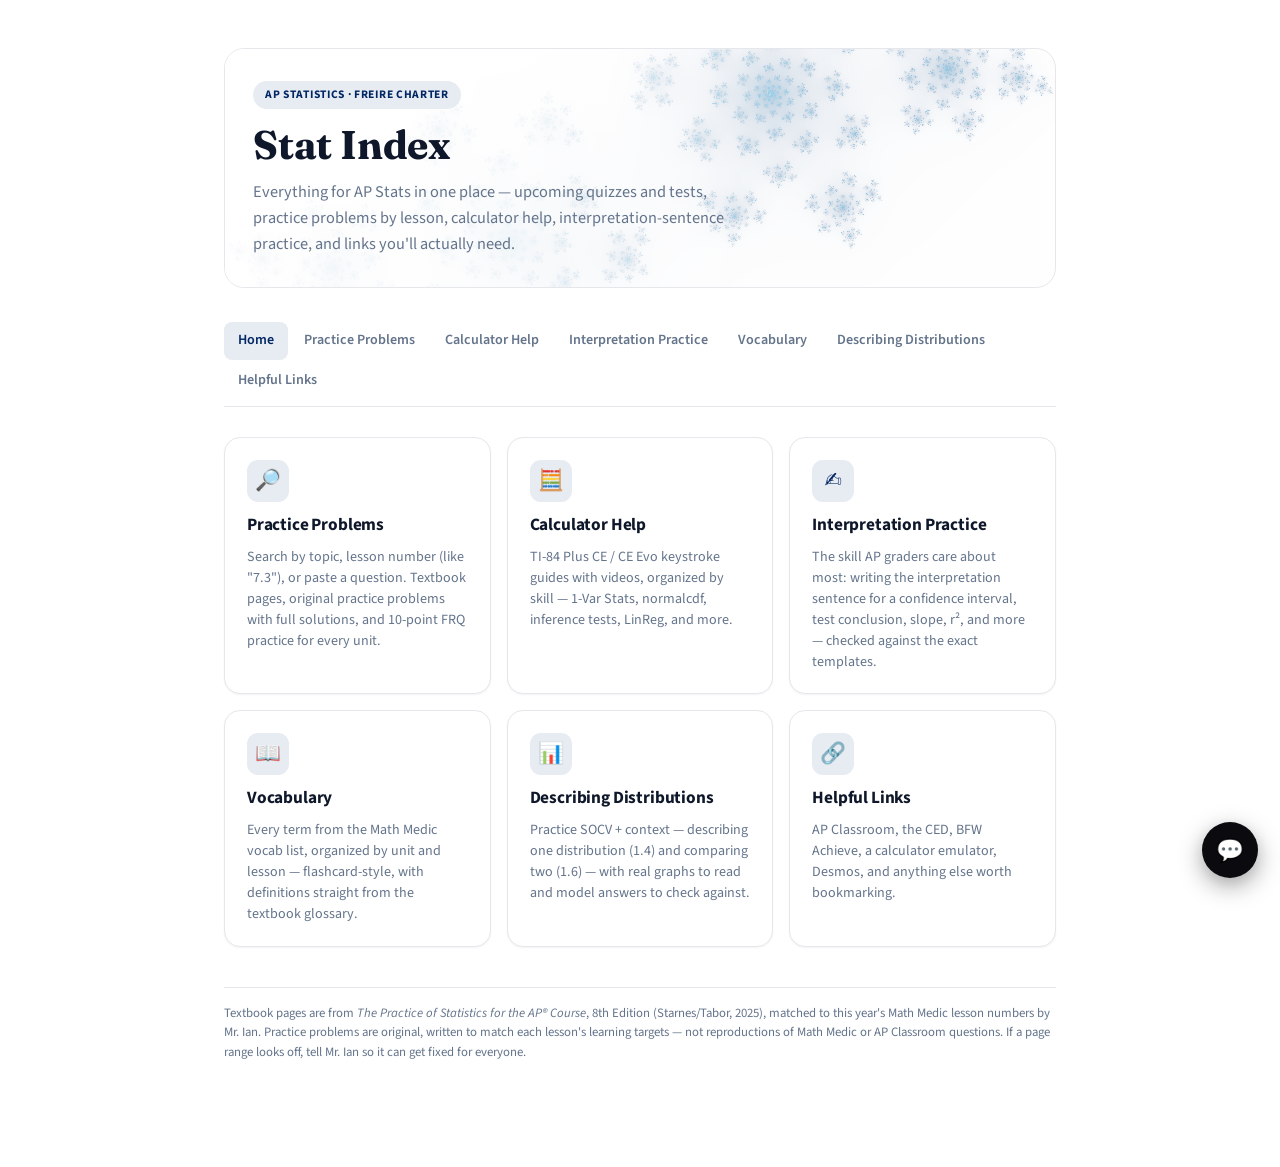
<file: index.html>
<!doctype html>
<html>
<head>
<meta charset="utf-8">
<meta name="viewport" content="width=device-width,initial-scale=1">
<title>Stat Index</title>
<link rel="preconnect" href="https://fonts.googleapis.com">
<link rel="preconnect" href="https://fonts.gstatic.com" crossorigin>
<link rel="stylesheet" href="https://fonts.googleapis.com/css2?family=Fraunces:wght@500;600;700&family=Source+Sans+3:wght@400;500;600;700&family=IBM+Plex+Mono:wght@500;600&display=swap">
<link rel="stylesheet" href="styles.css">
</head>
<body>
<div class="wrap">
  <header class="top" data-anim="julia">
    <canvas class="bg-anim" aria-hidden="true"></canvas>
    <div class="scrim" aria-hidden="true"></div>
    <span class="eyebrow">AP Statistics · Freire Charter</span>
    <h1>Stat Index</h1>
    <p>Everything for AP Stats in one place — upcoming quizzes and tests, practice problems by lesson, calculator help, interpretation-sentence practice, and links you'll actually need.</p>
  </header>

  <nav class="sitenav">
    <a href="index.html" data-nav>Home</a>
    <a href="practice.html" data-nav>Practice Problems</a>
    <a href="calculator.html" data-nav>Calculator Help</a>
    <a href="interpretation.html" data-nav>Interpretation Practice</a>
    <a href="vocab.html" data-nav>Vocabulary</a>
    <a href="distributions.html" data-nav>Describing Distributions</a>
    <a href="links.html" data-nav>Helpful Links</a>
  </nav>

  <div id="comingUp" class="coming-up" hidden>
    <h2 class="cu-title">📅 Coming up</h2>
    <p class="cu-stale" id="cuStale"></p>
    <div id="cuList"></div>
  </div>

  <div class="nav-cards">
    <a class="nav-card" href="practice.html">
      <span class="nc-icon">🔎</span>
      <span class="nc-title">Practice Problems</span>
      <span class="nc-desc">Search by topic, lesson number (like "7.3"), or paste a question. Textbook pages, original practice problems with full solutions, and 10-point FRQ practice for every unit.</span>
    </a>
    <a class="nav-card" href="calculator.html">
      <span class="nc-icon">🧮</span>
      <span class="nc-title">Calculator Help</span>
      <span class="nc-desc">TI-84 Plus CE / CE Evo keystroke guides with videos, organized by skill — 1-Var Stats, normalcdf, inference tests, LinReg, and more.</span>
    </a>
    <a class="nav-card" href="interpretation.html">
      <span class="nc-icon">✍️</span>
      <span class="nc-title">Interpretation Practice</span>
      <span class="nc-desc">The skill AP graders care about most: writing the interpretation sentence for a confidence interval, test conclusion, slope, r², and more — checked against the exact templates.</span>
    </a>
    <a class="nav-card" href="vocab.html">
      <span class="nc-icon">📖</span>
      <span class="nc-title">Vocabulary</span>
      <span class="nc-desc">Every term from the Math Medic vocab list, organized by unit and lesson — flashcard-style, with definitions straight from the textbook glossary.</span>
    </a>
    <a class="nav-card" href="distributions.html">
      <span class="nc-icon">📊</span>
      <span class="nc-title">Describing Distributions</span>
      <span class="nc-desc">Practice SOCV + context — describing one distribution (1.4) and comparing two (1.6) — with real graphs to read and model answers to check against.</span>
    </a>
    <a class="nav-card" href="links.html">
      <span class="nc-icon">🔗</span>
      <span class="nc-title">Helpful Links</span>
      <span class="nc-desc">AP Classroom, the CED, BFW Achieve, a calculator emulator, Desmos, and anything else worth bookmarking.</span>
    </a>
  </div>

  <footer class="note">
    Textbook pages are from <em>The Practice of Statistics for the AP® Course</em>, 8th Edition (Starnes/Tabor, 2025), matched to this year's Math Medic lesson numbers by Mr. Ian. Practice problems are original, written to match each lesson's learning targets — not reproductions of Math Medic or AP Classroom questions. If a page range looks off, tell Mr. Ian so it can get fixed for everyone.
  </footer>
</div>

<script src="data.js"></script>
<script src="app.js"></script>
</body>
</html>
</file>
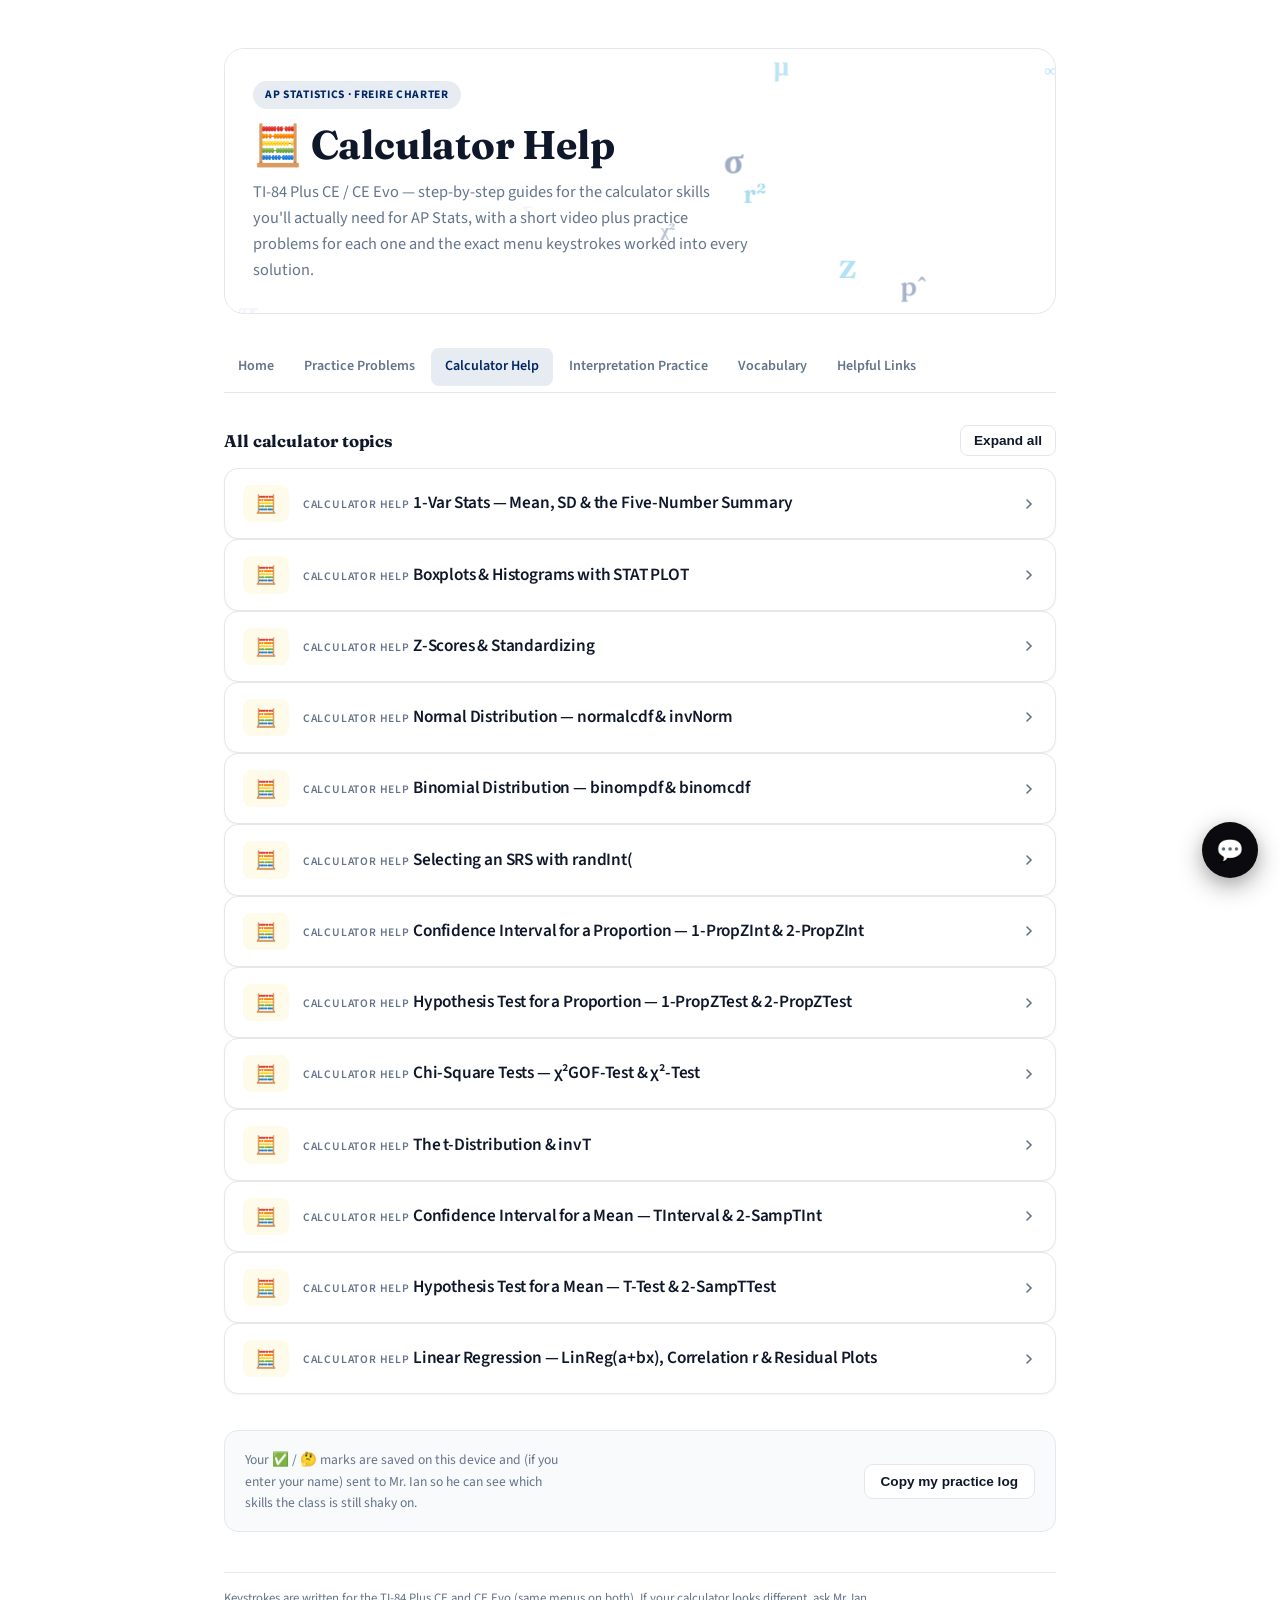
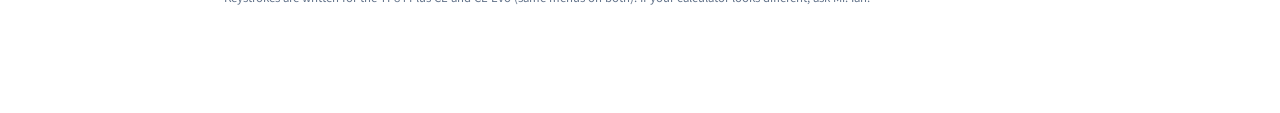
<file: calculator.html>
<!doctype html>
<html>
<head>
<meta charset="utf-8">
<meta name="viewport" content="width=device-width,initial-scale=1">
<title>Calculator Help — Stat Index</title>
<link rel="preconnect" href="https://fonts.googleapis.com">
<link rel="preconnect" href="https://fonts.gstatic.com" crossorigin>
<link rel="stylesheet" href="https://fonts.googleapis.com/css2?family=Fraunces:wght@500;600;700&family=Source+Sans+3:wght@400;500;600;700&family=IBM+Plex+Mono:wght@500;600&display=swap">
<link rel="stylesheet" href="styles.css">
</head>
<body>
<div class="wrap">
  <header class="top" data-anim="symbols">
    <div class="symbol-layer" aria-hidden="true"></div>
    <div class="scrim" aria-hidden="true"></div>
    <span class="eyebrow">AP Statistics · Freire Charter</span>
    <h1>🧮 Calculator Help</h1>
    <p>TI-84 Plus CE / CE Evo — step-by-step guides for the calculator skills you'll actually need for AP Stats, with a short video plus practice problems for each one and the exact menu keystrokes worked into every solution.</p>
  </header>

  <nav class="sitenav">
    <a href="index.html" data-nav>Home</a>
    <a href="practice.html" data-nav>Practice Problems</a>
    <a href="calculator.html" data-nav>Calculator Help</a>
    <a href="interpretation.html" data-nav>Interpretation Practice</a>
    <a href="vocab.html" data-nav>Vocabulary</a>
    <a href="links.html" data-nav>Helpful Links</a>
  </nav>

  <div class="browse-toggle" id="calcSection">
    <h2 style="font-size:1.05rem;margin:0;">All calculator topics</h2>
    <button id="calcExpandAll">Expand all</button>
  </div>
  <div id="calcBrowse"></div>

  <div class="log-bar">
    <p>Your ✅ / 🤔 marks are saved on this device and (if you enter your name) sent to Mr. Ian so he can see which skills the class is still shaky on.</p>
    <button id="copyLog">Copy my practice log</button>
  </div>

  <footer class="note">
    Keystrokes are written for the TI-84 Plus CE and CE Evo (same menus on both). If your calculator looks different, ask Mr. Ian.
  </footer>
</div>

<div class="toast" id="toast"></div>

<div class="name-modal" id="nameModal" hidden>
  <div class="name-modal-box">
    <div class="nm-title">Quick — before that's logged</div>
    <div class="nm-body">What's your name? This lets Mr. Ian see which skills the class is still shaky on. It's saved on this device, so you'll only enter it once.</div>
    <input id="nameInput" type="text" placeholder="First and last name" maxlength="60" autocomplete="off">
    <div class="nm-actions">
      <button id="nameSkip" type="button" class="nm-skip">Skip — just log on my device</button>
      <button id="nameSave" type="button" class="nm-save">Save</button>
    </div>
  </div>
</div>

<script src="data.js"></script>
<script src="app.js"></script>
</body>
</html>
</file>
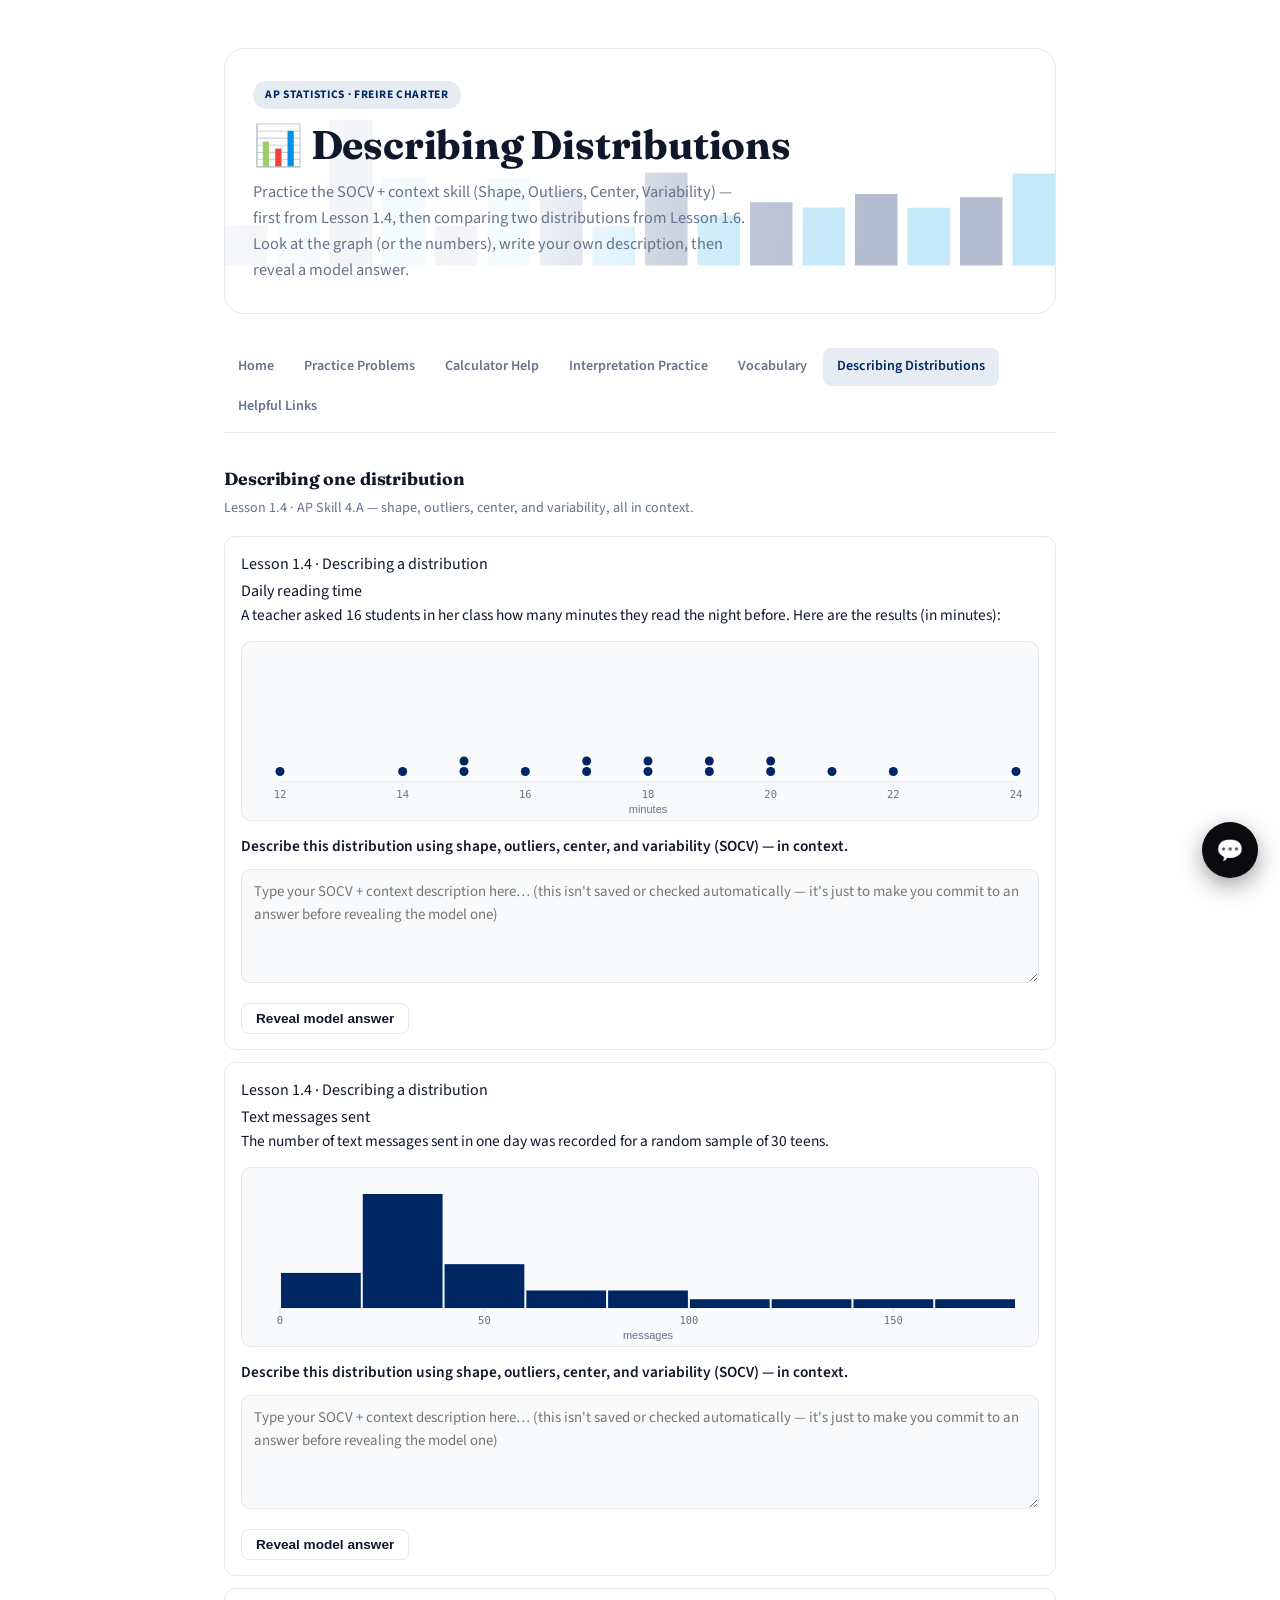
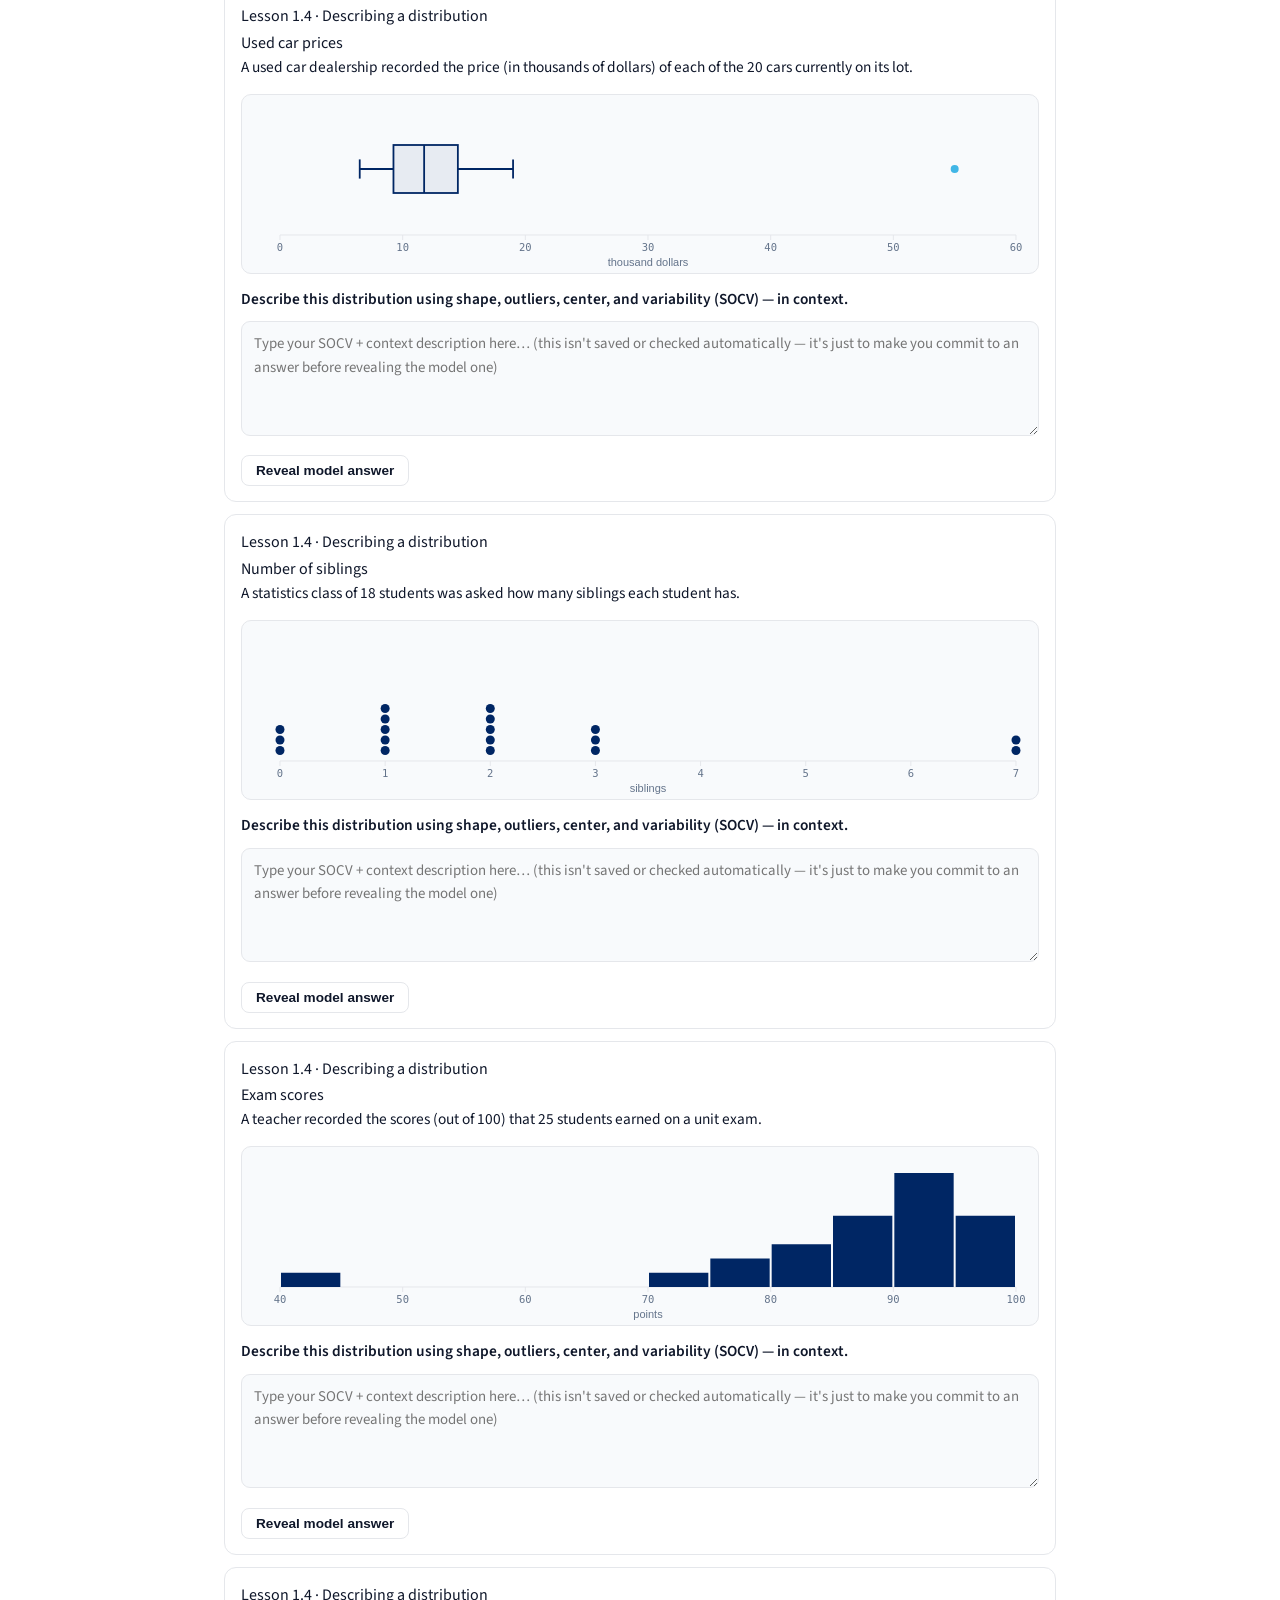
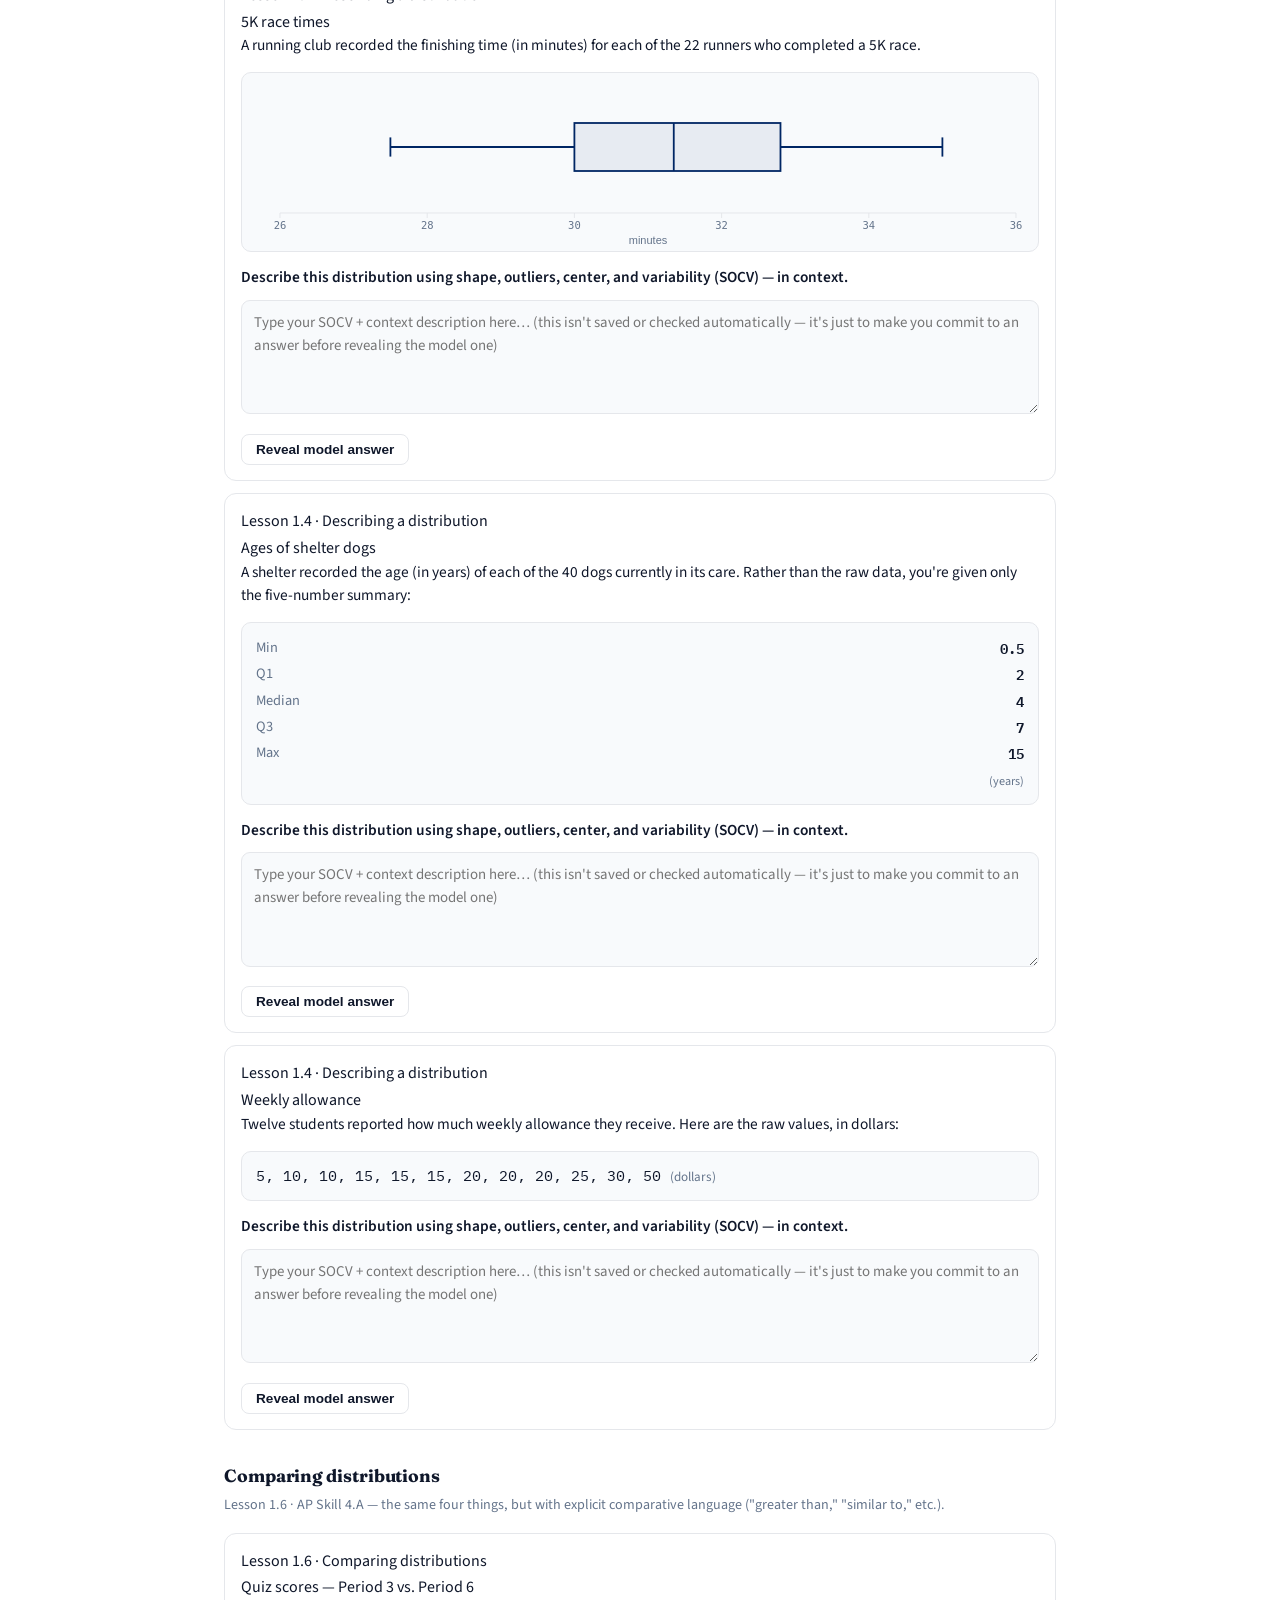
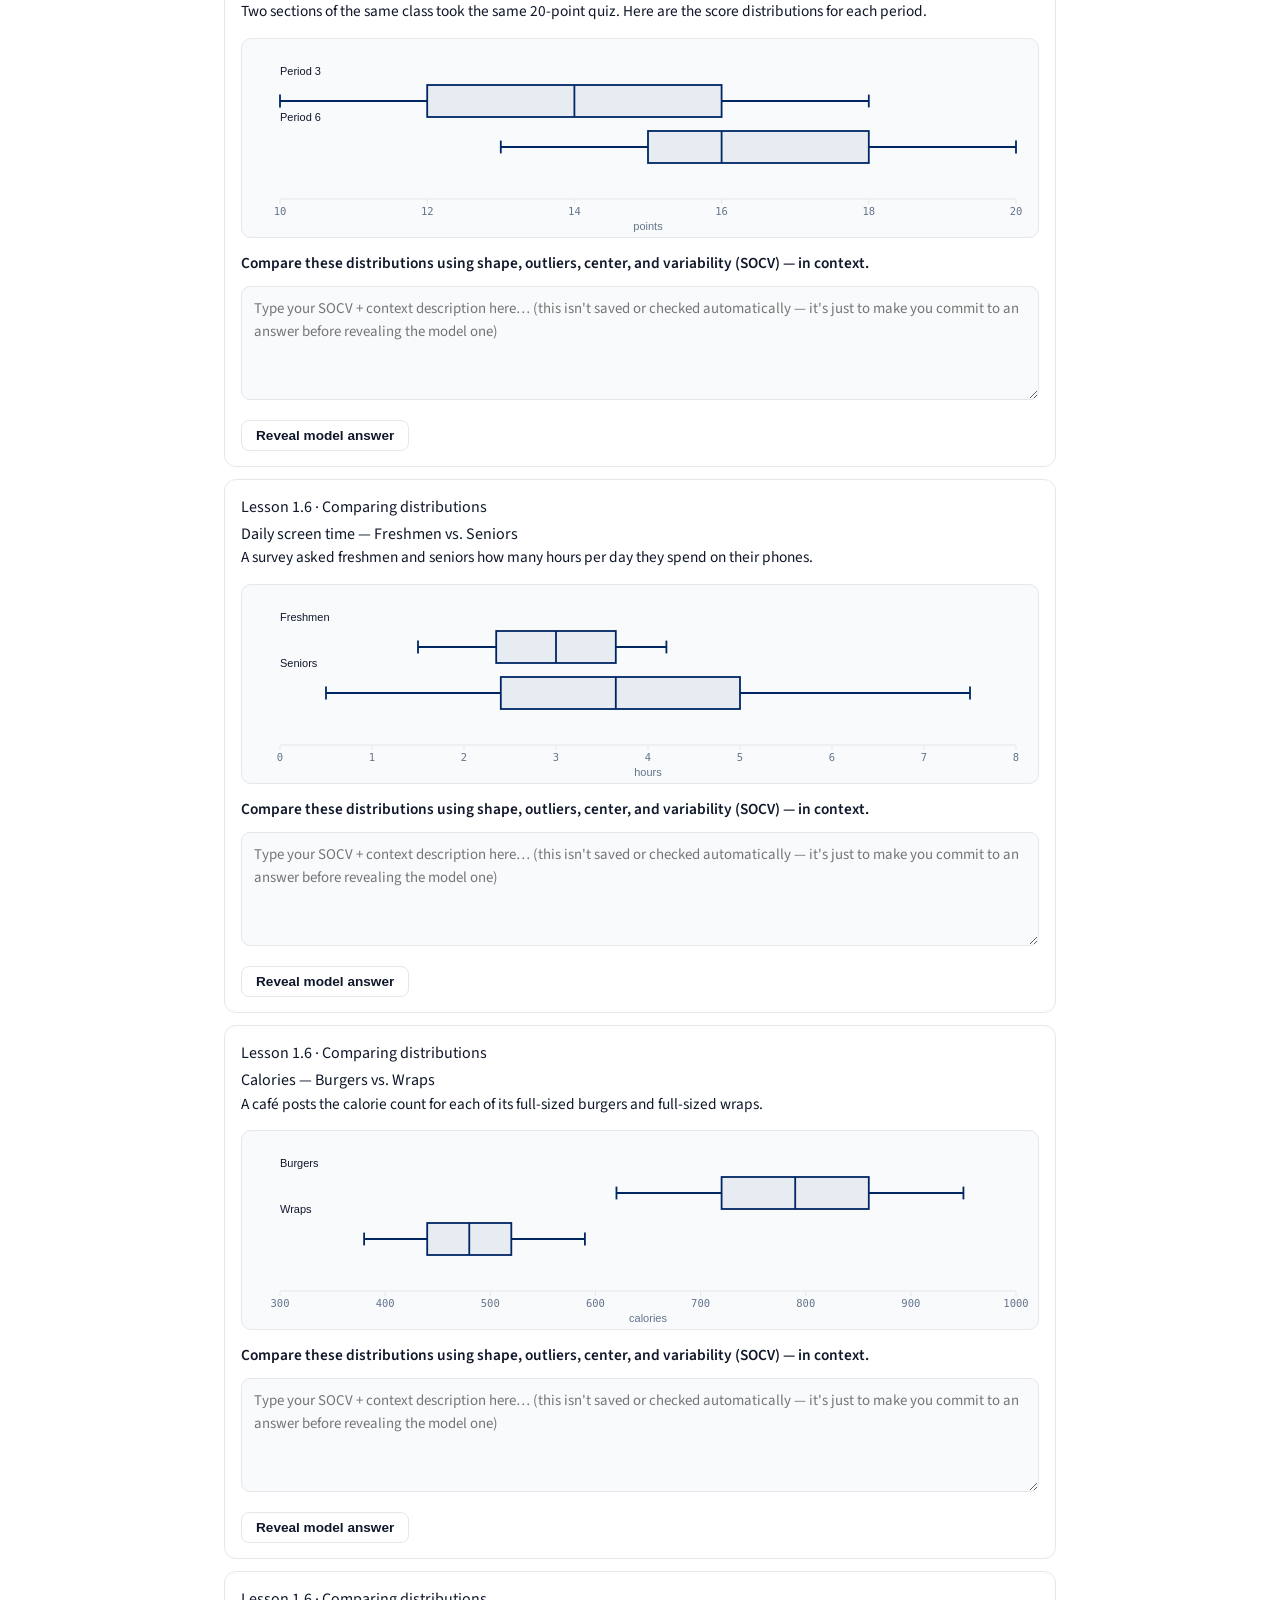
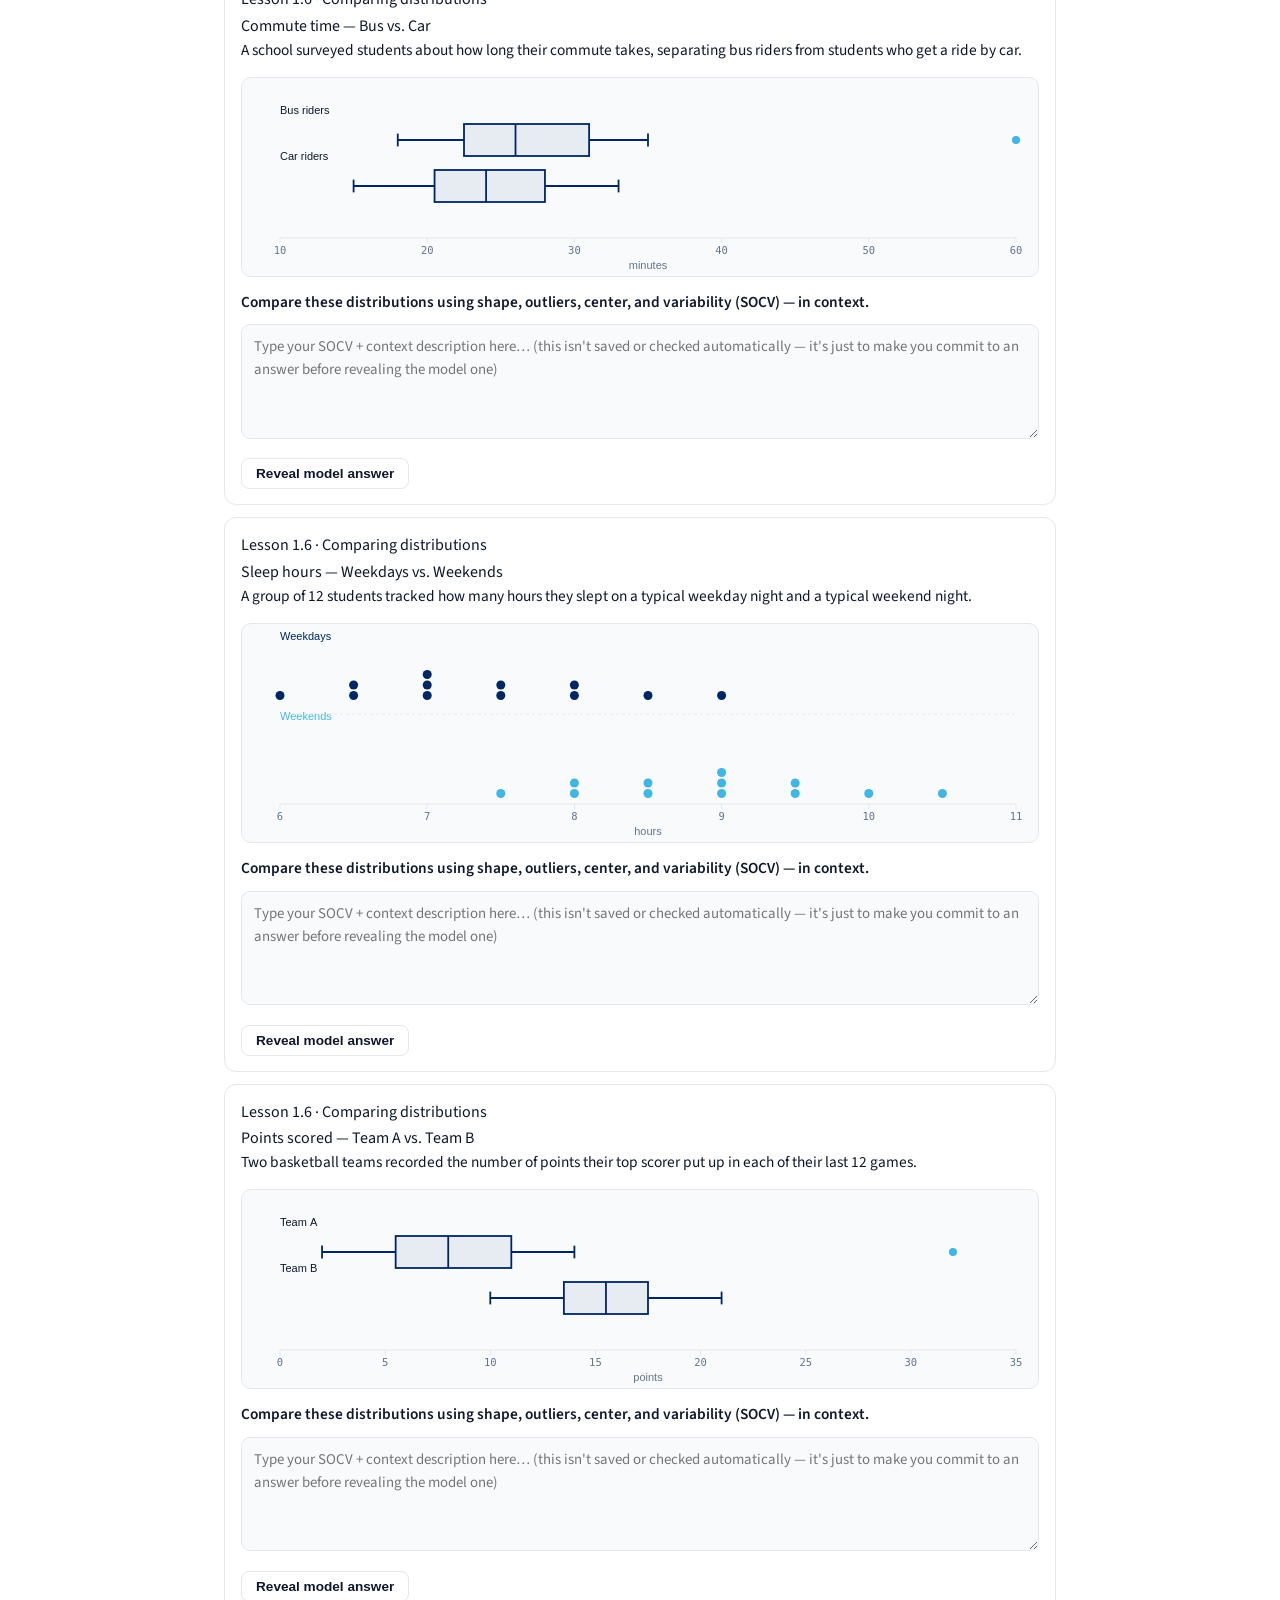
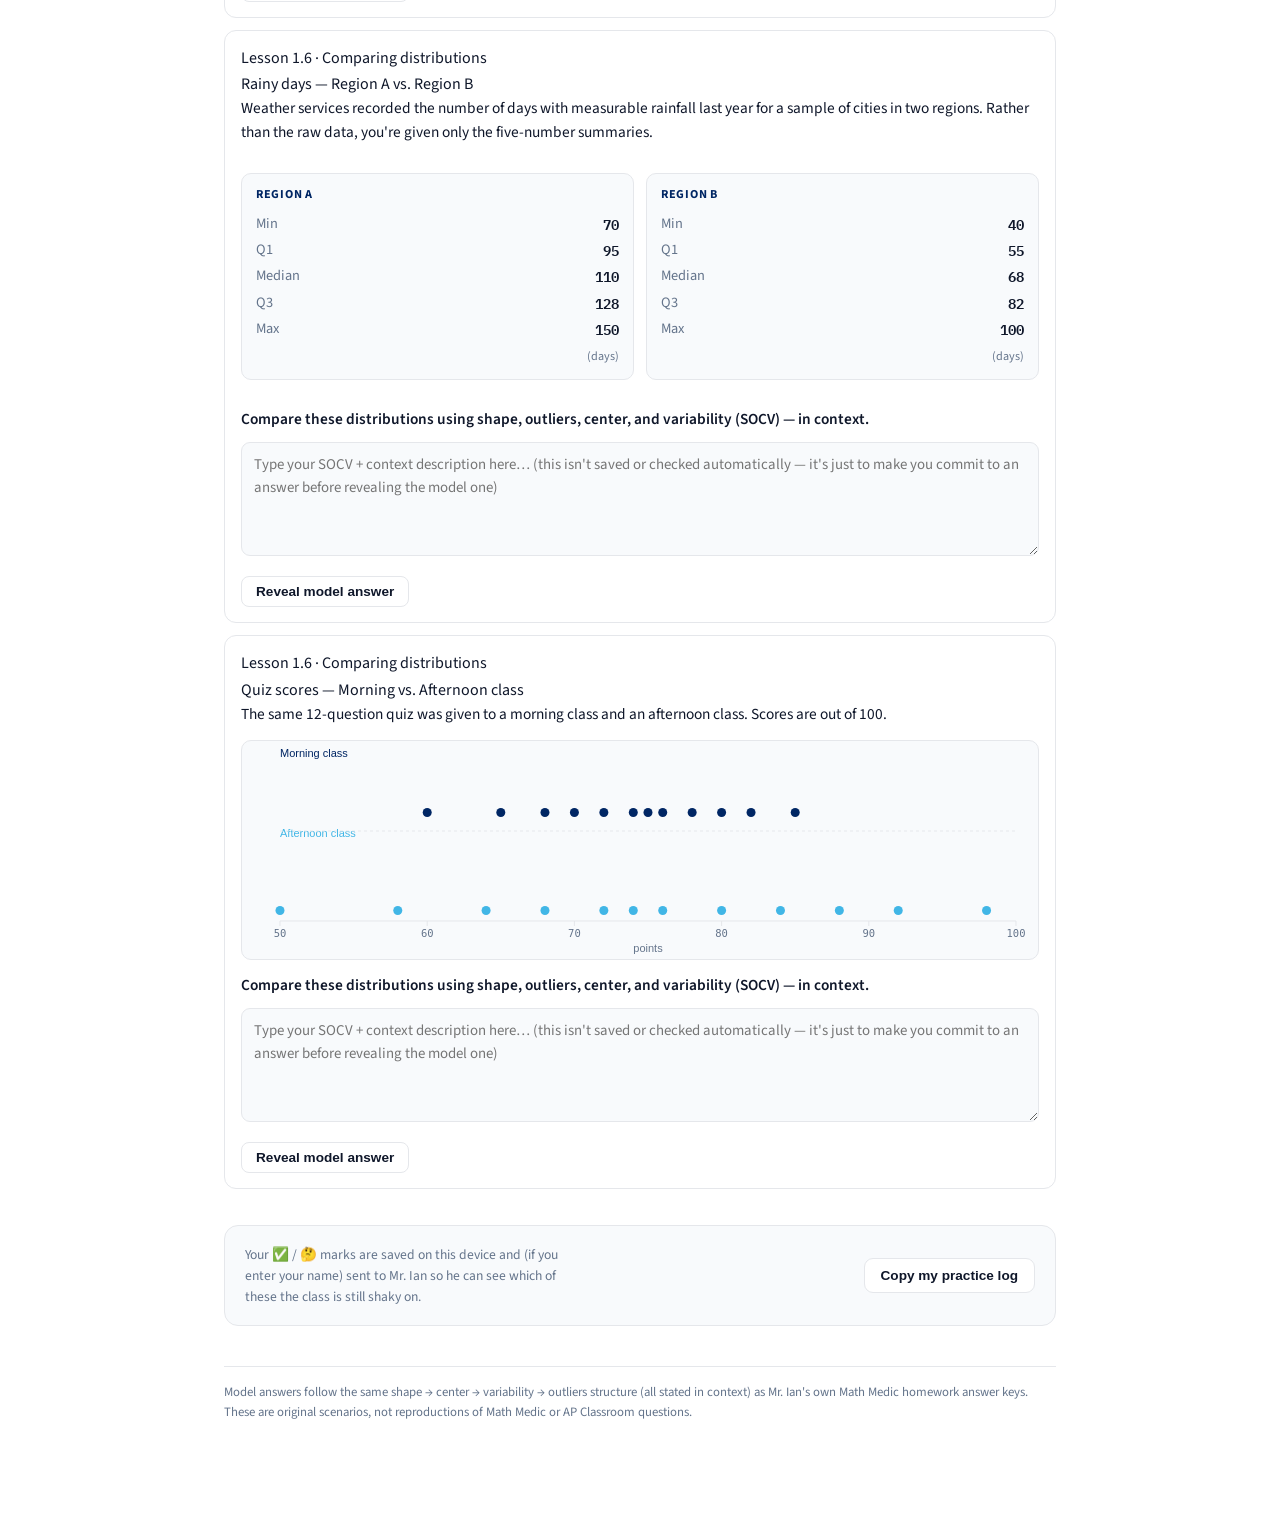
<file: distributions.html>
<!doctype html>
<html>
<head>
<meta charset="utf-8">
<meta name="viewport" content="width=device-width,initial-scale=1">
<title>Describing Distributions — Stat Index</title>
<link rel="preconnect" href="https://fonts.googleapis.com">
<link rel="preconnect" href="https://fonts.gstatic.com" crossorigin>
<link rel="stylesheet" href="https://fonts.googleapis.com/css2?family=Fraunces:wght@500;600;700&family=Source+Sans+3:wght@400;500;600;700&family=IBM+Plex+Mono:wght@500;600&display=swap">
<link rel="stylesheet" href="styles.css">
</head>
<body>
<div class="wrap">
  <header class="top" data-anim="histogram">
    <canvas class="bg-anim" aria-hidden="true"></canvas>
    <div class="scrim" aria-hidden="true"></div>
    <span class="eyebrow">AP Statistics · Freire Charter</span>
    <h1>📊 Describing Distributions</h1>
    <p>Practice the SOCV + context skill (Shape, Outliers, Center, Variability) — first from Lesson 1.4, then comparing two distributions from Lesson 1.6. Look at the graph (or the numbers), write your own description, then reveal a model answer.</p>
  </header>

  <nav class="sitenav">
    <a href="index.html" data-nav>Home</a>
    <a href="practice.html" data-nav>Practice Problems</a>
    <a href="calculator.html" data-nav>Calculator Help</a>
    <a href="interpretation.html" data-nav>Interpretation Practice</a>
    <a href="vocab.html" data-nav>Vocabulary</a>
    <a href="distributions.html" data-nav>Describing Distributions</a>
    <a href="links.html" data-nav>Helpful Links</a>
  </nav>

  <h2 class="dist-section-heading">Describing one distribution</h2>
  <p class="dist-section-sub">Lesson 1.4 · AP Skill 4.A — shape, outliers, center, and variability, all in context.</p>
  <div id="distSingle"></div>

  <h2 class="dist-section-heading">Comparing distributions</h2>
  <p class="dist-section-sub">Lesson 1.6 · AP Skill 4.A — the same four things, but with explicit comparative language ("greater than," "similar to," etc.).</p>
  <div id="distComparison"></div>

  <div class="log-bar">
    <p>Your ✅ / 🤔 marks are saved on this device and (if you enter your name) sent to Mr. Ian so he can see which of these the class is still shaky on.</p>
    <button id="copyLog">Copy my practice log</button>
  </div>

  <footer class="note">
    Model answers follow the same shape → center → variability → outliers structure (all stated in context) as Mr. Ian's own Math Medic homework answer keys. These are original scenarios, not reproductions of Math Medic or AP Classroom questions.
  </footer>
</div>

<div class="toast" id="toast"></div>

<div class="name-modal" id="nameModal" hidden>
  <div class="name-modal-box">
    <div class="nm-title">Quick — before that's logged</div>
    <div class="nm-body">What's your name? This lets Mr. Ian see which of these the class is still shaky on. It's saved on this device, so you'll only enter it once.</div>
    <input id="nameInput" type="text" placeholder="First and last name" maxlength="60" autocomplete="off">
    <div class="nm-actions">
      <button id="nameSkip" type="button" class="nm-skip">Skip — just log on my device</button>
      <button id="nameSave" type="button" class="nm-save">Save</button>
    </div>
  </div>
</div>

<script src="data.js"></script>
<script src="app.js"></script>
</body>
</html>
</file>
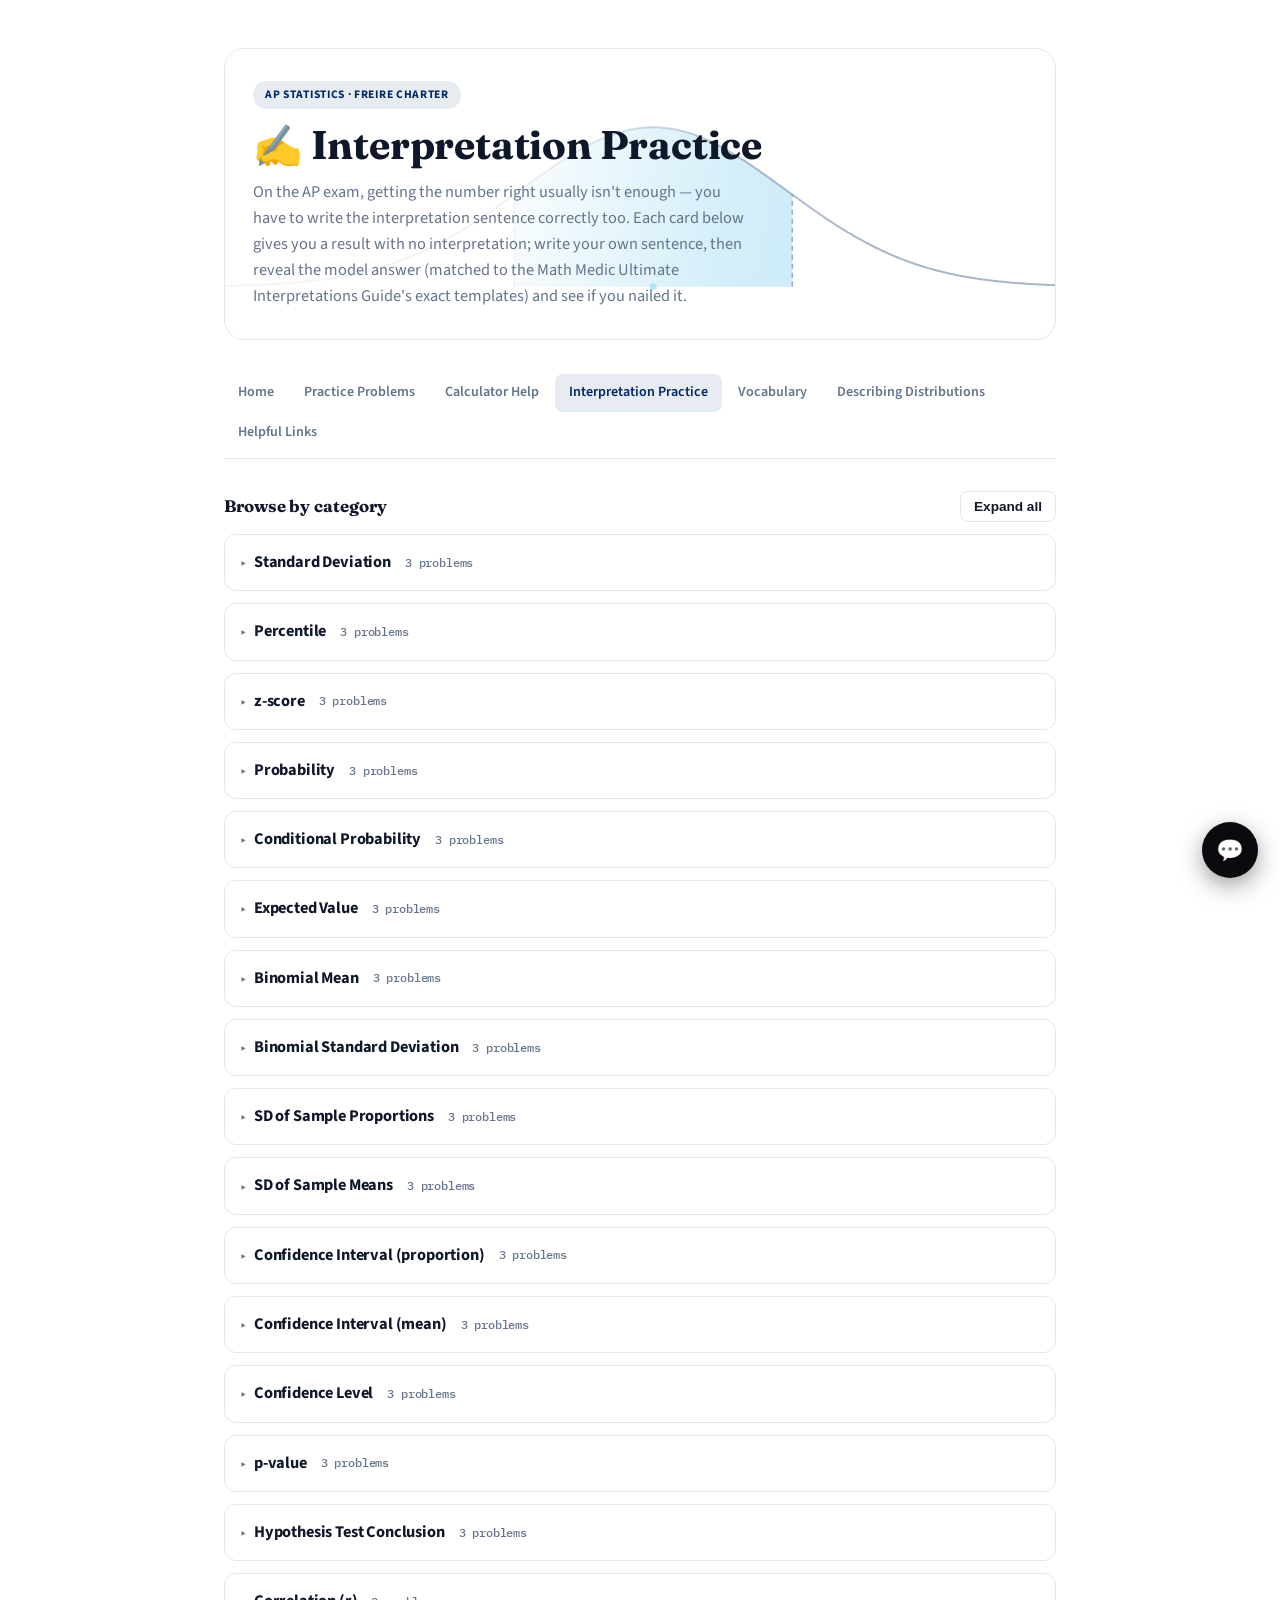
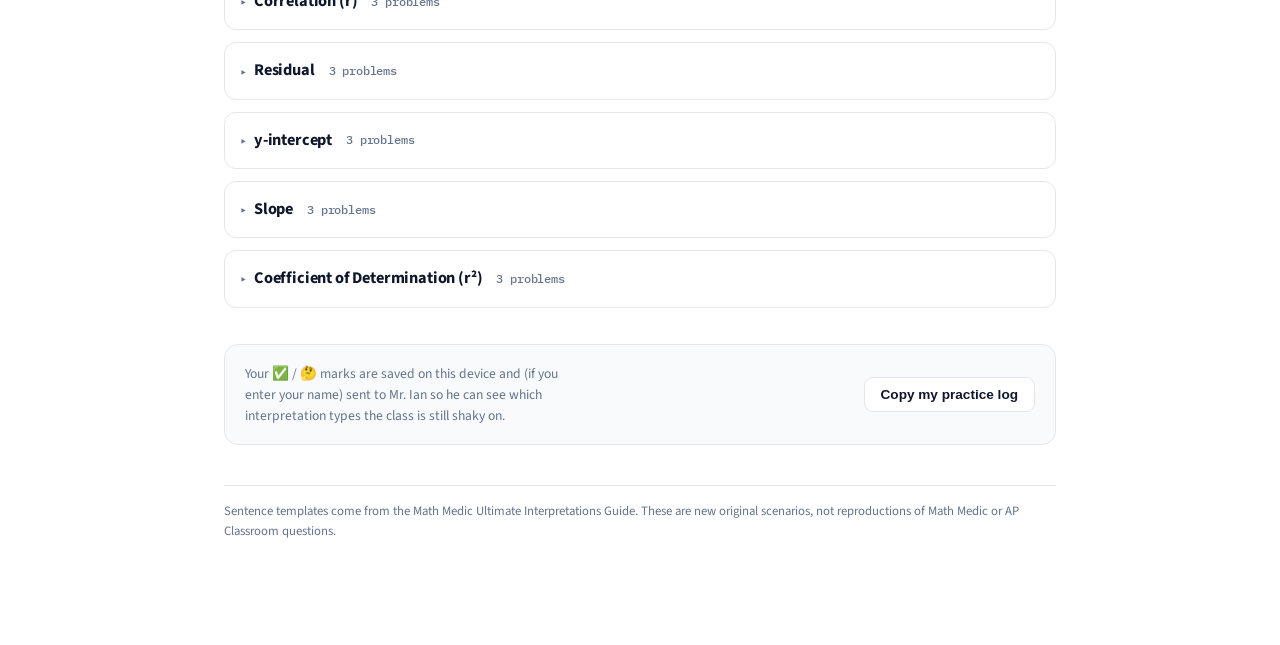
<file: interpretation.html>
<!doctype html>
<html>
<head>
<meta charset="utf-8">
<meta name="viewport" content="width=device-width,initial-scale=1">
<title>Interpretation Practice — Stat Index</title>
<link rel="preconnect" href="https://fonts.googleapis.com">
<link rel="preconnect" href="https://fonts.gstatic.com" crossorigin>
<link rel="stylesheet" href="https://fonts.googleapis.com/css2?family=Fraunces:wght@500;600;700&family=Source+Sans+3:wght@400;500;600;700&family=IBM+Plex+Mono:wght@500;600&display=swap">
<link rel="stylesheet" href="styles.css">
</head>
<body>
<div class="wrap">
  <header class="top" data-anim="band">
    <canvas class="bg-anim" aria-hidden="true"></canvas>
    <div class="scrim" aria-hidden="true"></div>
    <span class="eyebrow">AP Statistics · Freire Charter</span>
    <h1>✍️ Interpretation Practice</h1>
    <p>On the AP exam, getting the number right usually isn't enough — you have to write the interpretation sentence correctly too. Each card below gives you a result with no interpretation; write your own sentence, then reveal the model answer (matched to the Math Medic Ultimate Interpretations Guide's exact templates) and see if you nailed it.</p>
  </header>

  <nav class="sitenav">
    <a href="index.html" data-nav>Home</a>
    <a href="practice.html" data-nav>Practice Problems</a>
    <a href="calculator.html" data-nav>Calculator Help</a>
    <a href="interpretation.html" data-nav>Interpretation Practice</a>
    <a href="vocab.html" data-nav>Vocabulary</a>
    <a href="distributions.html" data-nav>Describing Distributions</a>
    <a href="links.html" data-nav>Helpful Links</a>
  </nav>

  <div class="browse-toggle">
    <h2 style="font-size:1.05rem;margin:0;">Browse by category</h2>
    <button id="interpExpandAll">Expand all</button>
  </div>
  <div id="interpBrowse"></div>

  <div class="log-bar">
    <p>Your ✅ / 🤔 marks are saved on this device and (if you enter your name) sent to Mr. Ian so he can see which interpretation types the class is still shaky on.</p>
    <button id="copyLog">Copy my practice log</button>
  </div>

  <footer class="note">
    Sentence templates come from the Math Medic Ultimate Interpretations Guide. These are new original scenarios, not reproductions of Math Medic or AP Classroom questions.
  </footer>
</div>

<div class="toast" id="toast"></div>

<div class="name-modal" id="nameModal" hidden>
  <div class="name-modal-box">
    <div class="nm-title">Quick — before that's logged</div>
    <div class="nm-body">What's your name? This lets Mr. Ian see which interpretation types the class is still shaky on. It's saved on this device, so you'll only enter it once.</div>
    <input id="nameInput" type="text" placeholder="First and last name" maxlength="60" autocomplete="off">
    <div class="nm-actions">
      <button id="nameSkip" type="button" class="nm-skip">Skip — just log on my device</button>
      <button id="nameSave" type="button" class="nm-save">Save</button>
    </div>
  </div>
</div>

<script src="data.js"></script>
<script src="app.js"></script>
</body>
</html>
</file>
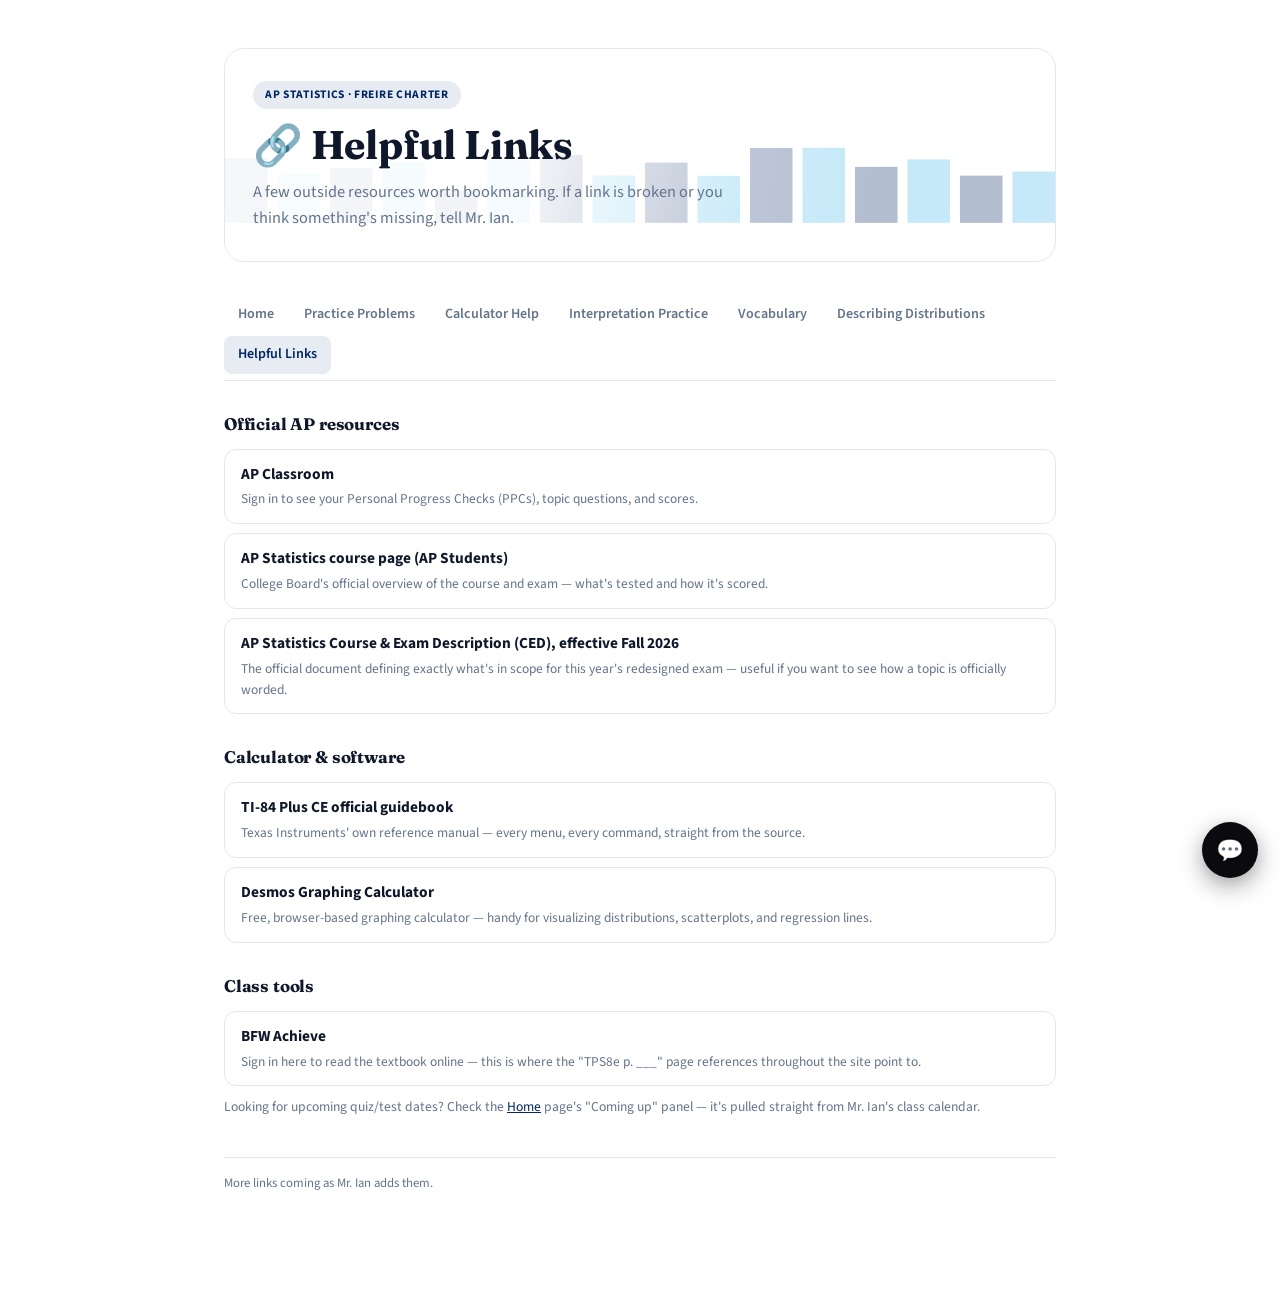
<file: links.html>
<!doctype html>
<html>
<head>
<meta charset="utf-8">
<meta name="viewport" content="width=device-width,initial-scale=1">
<title>Helpful Links — Stat Index</title>
<link rel="preconnect" href="https://fonts.googleapis.com">
<link rel="preconnect" href="https://fonts.gstatic.com" crossorigin>
<link rel="stylesheet" href="https://fonts.googleapis.com/css2?family=Fraunces:wght@500;600;700&family=Source+Sans+3:wght@400;500;600;700&family=IBM+Plex+Mono:wght@500;600&display=swap">
<link rel="stylesheet" href="styles.css">
</head>
<body>
<div class="wrap">
  <header class="top" data-anim="histogram">
    <canvas class="bg-anim" aria-hidden="true"></canvas>
    <div class="scrim" aria-hidden="true"></div>
    <span class="eyebrow">AP Statistics · Freire Charter</span>
    <h1>🔗 Helpful Links</h1>
    <p>A few outside resources worth bookmarking. If a link is broken or you think something's missing, tell Mr. Ian.</p>
  </header>

  <nav class="sitenav">
    <a href="index.html" data-nav>Home</a>
    <a href="practice.html" data-nav>Practice Problems</a>
    <a href="calculator.html" data-nav>Calculator Help</a>
    <a href="interpretation.html" data-nav>Interpretation Practice</a>
    <a href="vocab.html" data-nav>Vocabulary</a>
    <a href="distributions.html" data-nav>Describing Distributions</a>
    <a href="links.html" data-nav>Helpful Links</a>
  </nav>

  <div class="link-group">
    <h2>Official AP resources</h2>
    <div class="link-list">
      <a class="link-item" href="https://myap.collegeboard.org/" target="_blank" rel="noopener">
        <span class="li-title">AP Classroom</span>
        <span class="li-desc">Sign in to see your Personal Progress Checks (PPCs), topic questions, and scores.</span>
      </a>
      <a class="link-item" href="https://apstudents.collegeboard.org/courses/ap-statistics" target="_blank" rel="noopener">
        <span class="li-title">AP Statistics course page (AP Students)</span>
        <span class="li-desc">College Board's official overview of the course and exam — what's tested and how it's scored.</span>
      </a>
      <a class="link-item" href="https://apcentral.collegeboard.org/media/pdf/ap-statistics-course-and-exam-description.pdf" target="_blank" rel="noopener">
        <span class="li-title">AP Statistics Course &amp; Exam Description (CED), effective Fall 2026</span>
        <span class="li-desc">The official document defining exactly what's in scope for this year's redesigned exam — useful if you want to see how a topic is officially worded.</span>
      </a>
    </div>
  </div>

  <div class="link-group">
    <h2>Calculator &amp; software</h2>
    <div class="link-list">
      <a class="link-item" href="https://education.ti.com/en/guidebook/details/en/3BBF042421644CE2AF713484B03A8B11/ti-84-plus-ce" target="_blank" rel="noopener">
        <span class="li-title">TI-84 Plus CE official guidebook</span>
        <span class="li-desc">Texas Instruments' own reference manual — every menu, every command, straight from the source.</span>
      </a>
      <a class="link-item" href="https://www.desmos.com/calculator" target="_blank" rel="noopener">
        <span class="li-title">Desmos Graphing Calculator</span>
        <span class="li-desc">Free, browser-based graphing calculator — handy for visualizing distributions, scatterplots, and regression lines.</span>
      </a>
    </div>
  </div>

  <div class="link-group">
    <h2>Class tools</h2>
    <div class="link-list">
      <a class="link-item" href="https://achieve.bfwpub.com/" target="_blank" rel="noopener">
        <span class="li-title">BFW Achieve</span>
        <span class="li-desc">Sign in here to read the textbook online — this is where the "TPS8e p. ___" page references throughout the site point to.</span>
      </a>
    </div>
    <p style="font-size:.85rem;color:var(--ink-soft);margin-top:10px;">Looking for upcoming quiz/test dates? Check the <a href="index.html">Home</a> page's "Coming up" panel — it's pulled straight from Mr. Ian's class calendar.</p>
  </div>

  <footer class="note">
    More links coming as Mr. Ian adds them.
  </footer>
</div>

<script src="data.js"></script>
<script src="app.js"></script>
</body>
</html>
</file>
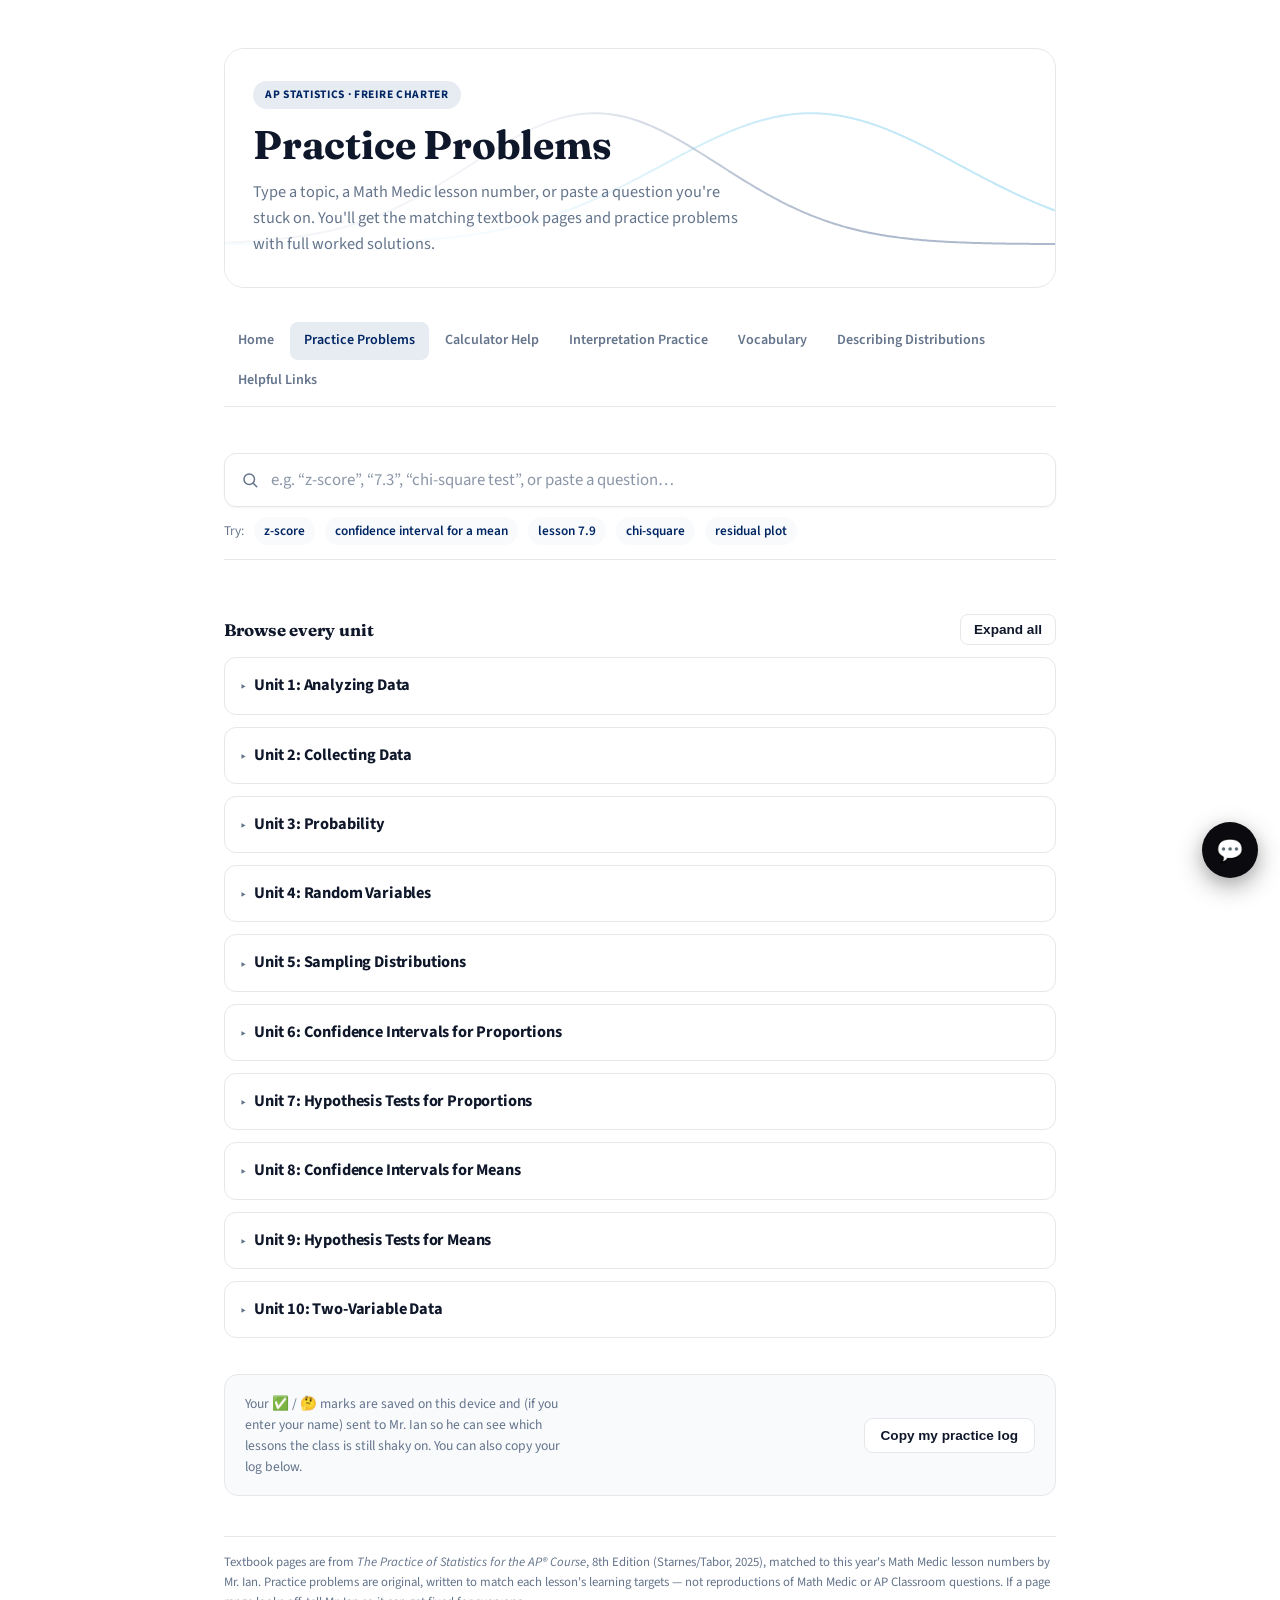
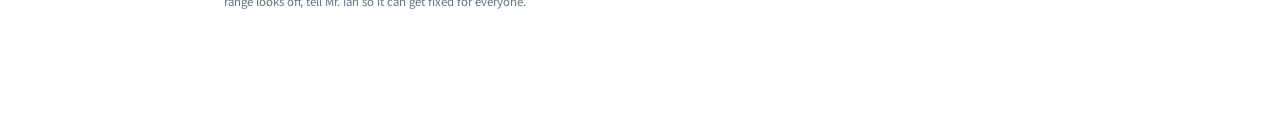
<file: practice.html>
<!doctype html>
<html>
<head>
<meta charset="utf-8">
<meta name="viewport" content="width=device-width,initial-scale=1">
<title>Practice Problems — Stat Index</title>
<link rel="preconnect" href="https://fonts.googleapis.com">
<link rel="preconnect" href="https://fonts.gstatic.com" crossorigin>
<link rel="stylesheet" href="https://fonts.googleapis.com/css2?family=Fraunces:wght@500;600;700&family=Source+Sans+3:wght@400;500;600;700&family=IBM+Plex+Mono:wght@500;600&display=swap">
<link rel="stylesheet" href="styles.css">
</head>
<body>
<div class="wrap">
  <header class="top" data-anim="bells">
    <canvas class="bg-anim" aria-hidden="true"></canvas>
    <div class="scrim" aria-hidden="true"></div>
    <span class="eyebrow">AP Statistics · Freire Charter</span>
    <h1>Practice Problems</h1>
    <p>Type a topic, a Math Medic lesson number, or paste a question you're stuck on. You'll get the matching textbook pages and practice problems with full worked solutions.</p>
  </header>

  <nav class="sitenav">
    <a href="index.html" data-nav>Home</a>
    <a href="practice.html" data-nav>Practice Problems</a>
    <a href="calculator.html" data-nav>Calculator Help</a>
    <a href="interpretation.html" data-nav>Interpretation Practice</a>
    <a href="vocab.html" data-nav>Vocabulary</a>
    <a href="distributions.html" data-nav>Describing Distributions</a>
    <a href="links.html" data-nav>Helpful Links</a>
  </nav>

  <div class="searchbar">
    <div class="field">
      <svg width="18" height="18" viewBox="0 0 24 24" fill="none" stroke="currentColor" stroke-width="2" stroke-linecap="round"><circle cx="11" cy="11" r="7"/><line x1="21" y1="21" x2="16.65" y2="16.65"/></svg>
      <input id="q" type="text" placeholder="e.g. “z-score”, “7.3”, “chi-square test”, or paste a question…" autocomplete="off">
    </div>
    <div class="hint-row" id="hintRow">
      <span>Try:</span>
      <button data-ex="z-score">z-score</button>
      <button data-ex="confidence interval for a mean">confidence interval for a mean</button>
      <button data-ex="7.9">lesson 7.9</button>
      <button data-ex="chi-square">chi-square</button>
      <button data-ex="residual plot">residual plot</button>
    </div>
  </div>

  <div id="results" class="results"></div>

  <div class="browse-toggle">
    <h2 style="font-size:1.05rem;margin:0;">Browse every unit</h2>
    <button id="expandAll">Expand all</button>
  </div>
  <div id="browse"></div>

  <div class="log-bar">
    <p>Your ✅ / 🤔 marks are saved on this device and (if you enter your name) sent to Mr. Ian so he can see which lessons the class is still shaky on. You can also copy your log below.</p>
    <button id="copyLog">Copy my practice log</button>
  </div>

  <footer class="note">
    Textbook pages are from <em>The Practice of Statistics for the AP® Course</em>, 8th Edition (Starnes/Tabor, 2025), matched to this year's Math Medic lesson numbers by Mr. Ian. Practice problems are original, written to match each lesson's learning targets — not reproductions of Math Medic or AP Classroom questions. If a page range looks off, tell Mr. Ian so it can get fixed for everyone.
  </footer>
</div>

<div class="toast" id="toast"></div>

<div class="name-modal" id="nameModal" hidden>
  <div class="name-modal-box">
    <div class="nm-title">Quick — before that's logged</div>
    <div class="nm-body">What's your name? This lets Mr. Ian see which lessons the class is still shaky on. It's saved on this device, so you'll only enter it once.</div>
    <input id="nameInput" type="text" placeholder="First and last name" maxlength="60" autocomplete="off">
    <div class="nm-actions">
      <button id="nameSkip" type="button" class="nm-skip">Skip — just log on my device</button>
      <button id="nameSave" type="button" class="nm-save">Save</button>
    </div>
  </div>
</div>

<script src="data.js"></script>
<script src="app.js"></script>
</body>
</html>
</file>
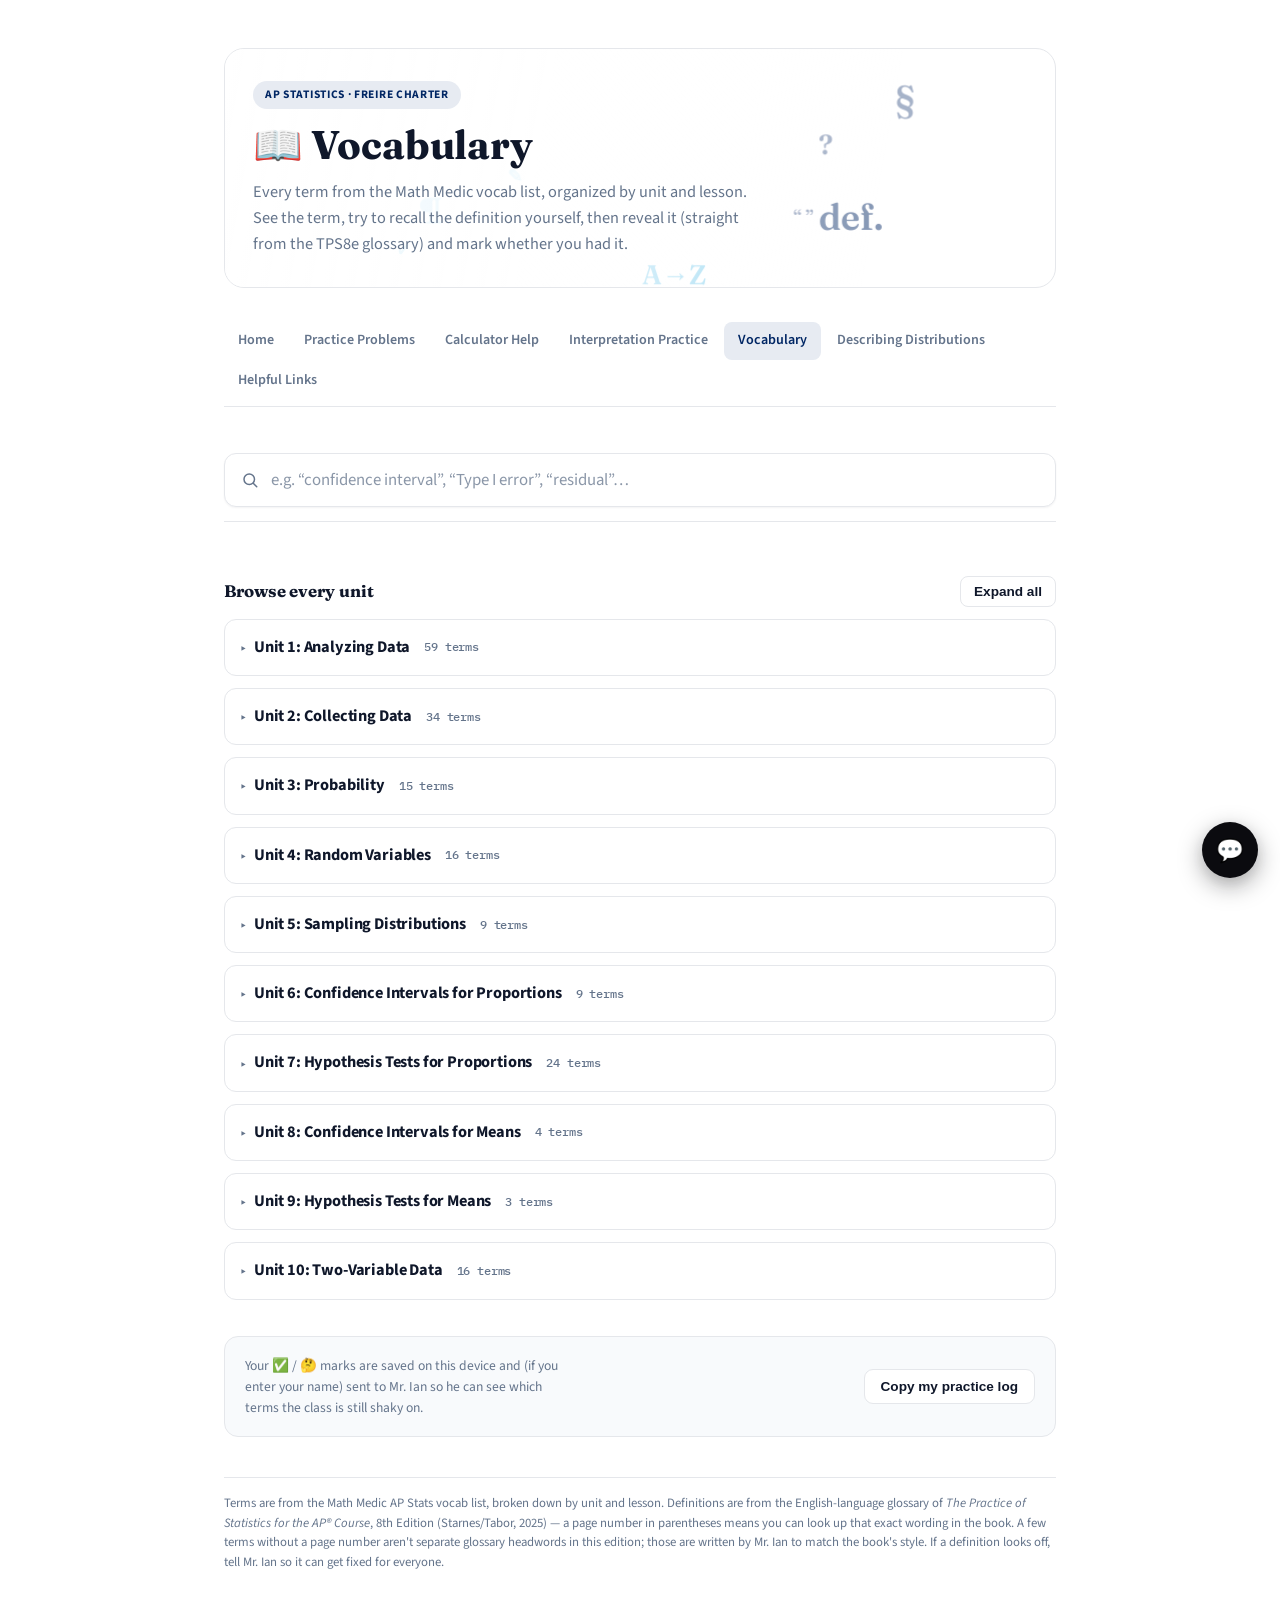
<file: vocab.html>
<!doctype html>
<html>
<head>
<meta charset="utf-8">
<meta name="viewport" content="width=device-width,initial-scale=1">
<title>Vocabulary — Stat Index</title>
<link rel="preconnect" href="https://fonts.googleapis.com">
<link rel="preconnect" href="https://fonts.gstatic.com" crossorigin>
<link rel="stylesheet" href="https://fonts.googleapis.com/css2?family=Fraunces:wght@500;600;700&family=Source+Sans+3:wght@400;500;600;700&family=IBM+Plex+Mono:wght@500;600&display=swap">
<link rel="stylesheet" href="styles.css">
</head>
<body>
<div class="wrap">
  <header class="top" data-anim="glossary">
    <div class="symbol-layer" aria-hidden="true"></div>
    <div class="scrim" aria-hidden="true"></div>
    <span class="eyebrow">AP Statistics · Freire Charter</span>
    <h1>📖 Vocabulary</h1>
    <p>Every term from the Math Medic vocab list, organized by unit and lesson. See the term, try to recall the definition yourself, then reveal it (straight from the TPS8e glossary) and mark whether you had it.</p>
  </header>

  <nav class="sitenav">
    <a href="index.html" data-nav>Home</a>
    <a href="practice.html" data-nav>Practice Problems</a>
    <a href="calculator.html" data-nav>Calculator Help</a>
    <a href="interpretation.html" data-nav>Interpretation Practice</a>
    <a href="vocab.html" data-nav>Vocabulary</a>
    <a href="distributions.html" data-nav>Describing Distributions</a>
    <a href="links.html" data-nav>Helpful Links</a>
  </nav>

  <div class="searchbar">
    <div class="field">
      <svg width="18" height="18" viewBox="0 0 24 24" fill="none" stroke="currentColor" stroke-width="2" stroke-linecap="round"><circle cx="11" cy="11" r="7"/><line x1="21" y1="21" x2="16.65" y2="16.65"/></svg>
      <input id="vq" type="text" placeholder="e.g. “confidence interval”, “Type I error”, “residual”…" autocomplete="off">
    </div>
  </div>

  <div id="vresults" class="results"></div>

  <div class="browse-toggle">
    <h2 style="font-size:1.05rem;margin:0;">Browse every unit</h2>
    <button id="vocabExpandAll">Expand all</button>
  </div>
  <div id="vocabBrowse"></div>

  <div class="log-bar">
    <p>Your ✅ / 🤔 marks are saved on this device and (if you enter your name) sent to Mr. Ian so he can see which terms the class is still shaky on.</p>
    <button id="copyLog">Copy my practice log</button>
  </div>

  <footer class="note">
    Terms are from the Math Medic AP Stats vocab list, broken down by unit and lesson. Definitions are from the English-language glossary of <em>The Practice of Statistics for the AP® Course</em>, 8th Edition (Starnes/Tabor, 2025) — a page number in parentheses means you can look up that exact wording in the book. A few terms without a page number aren't separate glossary headwords in this edition; those are written by Mr. Ian to match the book's style. If a definition looks off, tell Mr. Ian so it can get fixed for everyone.
  </footer>
</div>

<div class="toast" id="toast"></div>

<div class="name-modal" id="nameModal" hidden>
  <div class="name-modal-box">
    <div class="nm-title">Quick — before that's logged</div>
    <div class="nm-body">What's your name? This lets Mr. Ian see which terms the class is still shaky on. It's saved on this device, so you'll only enter it once.</div>
    <input id="nameInput" type="text" placeholder="First and last name" maxlength="60" autocomplete="off">
    <div class="nm-actions">
      <button id="nameSkip" type="button" class="nm-skip">Skip — just log on my device</button>
      <button id="nameSave" type="button" class="nm-save">Save</button>
    </div>
  </div>
</div>

<script src="data.js"></script>
<script src="app.js"></script>
</body>
</html>
</file>
<file: styles.css>
:root{
    --ink:#0f172a;
    --ink-soft:#64748b;
    --paper:#ffffff;
    --bg-subtle:#f8fafc;
    --surface:#ffffff;
    --line:#e5e7eb;
    /* Villanova Navy (Pantone 281) — main accent */
    --accent:#002664;
    --accent-deep:#002664;
    --accent-tint:#e7ebf2;
    /* Villanova Light Blue (Pantone 298) — second accent, used mainly in the hero animations */
    --accent2:#41b6e6;
    --accent2-tint:#e7f6fc;
    /* near-black — "Ask Mr. Fox" widget chrome only */
    --widget:#0b0b0f;
    --widget-ink:#ffffff;
    --success:#059669;
    --success-tint:#ecfdf5;
    --warning:#d97706;
    --warning-tint:#fffbeb;
    --focus:#002664;
    --shadow-sm:0 1px 2px rgba(15,23,42,.05);
    --shadow-md:0 4px 16px rgba(15,23,42,.07);
    --shadow-lg:0 16px 40px rgba(15,23,42,.12);
  }
  @media (prefers-color-scheme: dark){
    :root:not([data-theme="light"]){
      --ink:#f1f5f9;
      --ink-soft:#94a3b8;
      --paper:#0a0c10;
      --bg-subtle:#12151b;
      --surface:#14171f;
      --line:#262b36;
      --accent:#5b8fd6;
      --accent-deep:#8fb8e8;
      --accent-tint:#152036;
      --accent2:#41b6e6;
      --accent2-tint:#12222b;
      --widget:#1a1a22;
      --widget-ink:#ffffff;
      --success:#34d399;
      --success-tint:#0d2a1f;
      --warning:#fbbf24;
      --warning-tint:#332305;
      --focus:#5b8fd6;
      --shadow-sm:0 1px 2px rgba(0,0,0,.3);
      --shadow-md:0 4px 16px rgba(0,0,0,.4);
      --shadow-lg:0 16px 40px rgba(0,0,0,.5);
    }
  }
  :root[data-theme="dark"]{
    --ink:#f1f5f9;
    --ink-soft:#94a3b8;
    --paper:#0a0c10;
    --bg-subtle:#12151b;
    --surface:#14171f;
    --line:#262b36;
    --accent:#5b8fd6;
    --accent-deep:#8fb8e8;
    --accent-tint:#152036;
    --accent2:#41b6e6;
    --accent2-tint:#12222b;
    --widget:#1a1a22;
    --widget-ink:#ffffff;
    --success:#34d399;
    --success-tint:#0d2a1f;
    --warning:#fbbf24;
    --warning-tint:#332305;
    --focus:#5b8fd6;
    --shadow-sm:0 1px 2px rgba(0,0,0,.3);
    --shadow-md:0 4px 16px rgba(0,0,0,.4);
    --shadow-lg:0 16px 40px rgba(0,0,0,.5);
  }

  *{box-sizing:border-box;}
  body{
    background:var(--paper);
    color:var(--ink);
    font-family:"Source Sans 3", ui-sans-serif, system-ui, -apple-system, "Segoe UI", sans-serif;
    line-height:1.55;
    -webkit-font-smoothing:antialiased;
  }
  h1,h2,h3,.display{
    font-family:"Fraunces", Georgia, "Times New Roman", serif;
    font-weight:700;
    letter-spacing:-.005em;
    text-wrap:balance;
    color:var(--ink);
  }
  .mono, .lesson-num, .pages, .ced-chip{
    font-family:"IBM Plex Mono", ui-monospace, "SFMono-Regular", Menlo, monospace;
    font-variant-numeric:tabular-nums;
  }
  a{color:var(--accent-deep);}
  :focus-visible{outline:2px solid var(--focus); outline-offset:2px; border-radius:4px;}

  .wrap{max-width:880px; margin:0 auto; padding:40px 24px 96px;}

  header.top{
    position:relative; overflow:hidden;
    display:flex; flex-direction:column; gap:10px; margin-bottom:28px;
    padding:32px 28px 30px;
    border:1px solid var(--line); border-radius:20px;
    background:var(--paper);
  }
  header.top canvas.bg-anim{
    position:absolute; inset:0; width:100%; height:100%; z-index:0; pointer-events:none;
  }
  header.top .symbol-layer{
    position:absolute; inset:0; z-index:0; pointer-events:none; overflow:hidden;
  }
  header.top .scrim{
    position:absolute; inset:0; z-index:1; pointer-events:none;
    background:linear-gradient(100deg,
      color-mix(in srgb, var(--paper) 88%, transparent) 0%,
      color-mix(in srgb, var(--paper) 82%, transparent) 38%,
      color-mix(in srgb, var(--paper) 15%, transparent) 62%,
      color-mix(in srgb, var(--paper) 0%, transparent) 78%);
  }
  header.top .eyebrow, header.top h1, header.top p{position:relative; z-index:2;}
  header.top .symbol-layer .float-sym{
    position:absolute; font-family:"Fraunces",Georgia,serif; font-weight:600; line-height:1;
    will-change:transform, opacity;
  }
  header.top .eyebrow{
    display:inline-flex; align-self:flex-start;
    font-size:.72rem; letter-spacing:.06em; text-transform:uppercase;
    color:var(--accent-deep); font-weight:700;
    background:var(--accent-tint); border-radius:999px; padding:5px 12px;
  }
  header.top h1{font-size:2.5rem; line-height:1.1; margin:4px 0 2px;}
  header.top p{margin:0; color:var(--ink-soft); font-size:1.02rem; max-width:62ch; line-height:1.6;}
  @media (max-width:560px){
    header.top{padding:26px 20px 24px;}
    header.top h1{font-size:2rem;}
  }

  .searchbar{
    position:sticky; top:0; z-index:5;
    background:color-mix(in srgb, var(--paper) 88%, transparent);
    backdrop-filter:blur(10px); -webkit-backdrop-filter:blur(10px);
    padding:16px 0 14px;
    border-bottom:1px solid var(--line);
    margin-bottom:22px;
  }
  .searchbar .field{
    display:flex; align-items:center; gap:10px;
    background:var(--surface);
    border:1.5px solid var(--line);
    border-radius:12px;
    padding:13px 16px;
    box-shadow:var(--shadow-sm);
    transition:border-color .15s ease, box-shadow .15s ease;
  }
  .searchbar .field:focus-within{border-color:var(--accent); box-shadow:0 0 0 4px var(--accent-tint);}
  .searchbar input{
    flex:1; border:none; background:transparent; color:var(--ink);
    font-size:1.05rem; font-family:inherit; outline:none;
  }
  .searchbar input::placeholder{color:var(--ink-soft); opacity:.75;}
  .searchbar svg{flex:none; color:var(--ink-soft);}
  .hint-row{
    display:flex; flex-wrap:wrap; gap:6px 10px; margin-top:10px; font-size:.83rem; color:var(--ink-soft);
    align-items:center;
  }
  .hint-row button{
    border:none; background:var(--bg-subtle); color:var(--accent-deep); font:inherit; cursor:pointer;
    padding:4px 10px; border-radius:999px; font-weight:600; transition:background .15s ease;
  }
  .hint-row button:hover{background:var(--accent-tint);}

  .results{display:flex; flex-direction:column; gap:12px;}
  .empty-state{
    padding:40px 18px; text-align:center; color:var(--ink-soft);
    background:var(--bg-subtle); border-radius:14px; border:1px solid var(--line);
  }

  .card{
    background:var(--surface); border:1px solid var(--line); border-radius:14px;
    overflow:hidden; box-shadow:var(--shadow-sm);
    transition:box-shadow .15s ease, border-color .15s ease;
  }
  .card:hover{box-shadow:var(--shadow-md); border-color:color-mix(in srgb, var(--accent) 35%, var(--line));}
  .card-head{
    width:100%; text-align:left; display:flex; align-items:center; gap:14px;
    padding:16px 18px; background:none; border:none; cursor:pointer; font:inherit; color:var(--ink);
  }
  .card-head:hover{background:var(--bg-subtle);}
  .lesson-num{
    flex:none; font-size:.9rem; font-weight:700; color:var(--accent-deep);
    background:var(--accent-tint); border-radius:8px; padding:5px 9px; min-width:2.6em; text-align:center;
  }
  .card-head .titles{flex:1; min-width:0;}
  .card-head .titles .unit-line{font-size:.72rem; color:var(--ink-soft); text-transform:uppercase; letter-spacing:.07em; font-weight:600;}
  .card-head .titles .lesson-title{font-size:1.08rem; font-weight:600; margin-top:2px; letter-spacing:-.01em;}
  .card-head .chev{flex:none; color:var(--ink-soft); transition:transform .15s ease;}
  .card.open .card-head .chev{transform:rotate(90deg);}
  .match-score{flex:none; font-size:.7rem; color:var(--ink-soft);}

  .card-body{padding:4px 20px 22px; border-top:1px solid var(--line);}
  .card-body section{margin-top:20px;}
  .card-body h3{font-size:.74rem; text-transform:uppercase; letter-spacing:.07em; font-weight:700; color:var(--ink-soft); margin:0 0 9px;}

  .ced-row{display:flex; flex-wrap:wrap; gap:6px;}
  .ced-chip{
    font-size:.74rem; background:var(--bg-subtle); color:var(--accent-deep); font-weight:600;
    border-radius:999px; padding:3px 10px; border:1px solid var(--line);
  }

  .targets{margin:0; padding-left:1.2em; display:flex; flex-direction:column; gap:6px;}
  .targets li{font-size:.95rem;}

  .reading-box{
    background:var(--bg-subtle); border:1px solid var(--line); border-radius:12px; padding:14px 16px;
    display:flex; flex-direction:column; gap:6px;
  }
  .reading-box .pages{font-size:1.05rem; font-weight:700; color:var(--accent-deep);}
  .reading-box .section-name{font-size:.85rem; color:var(--ink-soft);}
  .reading-box .note{font-size:.88rem; color:var(--ink-soft);}
  .reading-box.missing{background:var(--warning-tint);}
  .reading-box.missing .pages{color:var(--warning);}

  .problem{
    border:1px solid var(--line); border-radius:12px; margin-top:12px; padding:15px 16px;
    background:var(--surface);
  }
  .problem .p-label{font-size:.72rem; text-transform:uppercase; letter-spacing:.06em; font-weight:700; color:var(--ink-soft); margin-bottom:6px;}
  .problem .p-prompt{font-size:.96rem; white-space:pre-wrap;}
  .reveal-btn{
    margin-top:12px; border:1px solid var(--line); color:var(--ink); background:var(--surface);
    padding:7px 14px; border-radius:8px; font-size:.85rem; font-weight:600; cursor:pointer;
    transition:border-color .15s ease, background .15s ease;
  }
  .reveal-btn:hover{border-color:var(--accent); color:var(--accent-deep); background:var(--accent-tint);}
  .answer-box{
    margin-top:13px; padding-top:13px; border-top:1px dashed var(--line);
  }
  .answer-box .ans{font-weight:700; color:var(--success); margin-bottom:6px; font-size:.95rem;}
  .answer-box .sol{white-space:pre-wrap; font-size:.92rem; color:var(--ink-soft);}
  .self-check{display:flex; gap:8px; margin-top:12px; flex-wrap:wrap;}
  .self-check button{
    font-size:.82rem; font-weight:600; border-radius:999px; border:1px solid var(--line); background:var(--surface);
    padding:6px 13px; cursor:pointer; color:var(--ink-soft); transition:all .15s ease;
  }
  .self-check button:hover{border-color:var(--ink-soft);}
  .self-check button.got.active{background:var(--success-tint); border-color:var(--success); color:var(--success);}
  .self-check button.shaky.active{background:var(--warning-tint); border-color:var(--warning); color:var(--warning);}

  .browse-toggle{
    display:flex; justify-content:space-between; align-items:center; margin:32px 0 12px;
  }
  .browse-toggle h2{font-size:1.15rem;}
  .browse-toggle button{
    border:1px solid var(--line); background:var(--surface); color:var(--ink);
    border-radius:8px; padding:7px 13px; font-size:.85rem; font-weight:600; cursor:pointer;
    transition:border-color .15s ease;
  }
  .browse-toggle button:hover{border-color:var(--accent); color:var(--accent-deep);}
  .unit-group{margin-bottom:12px; border:1px solid var(--line); border-radius:12px; padding:2px 14px; background:var(--surface);}
  .unit-group summary{
    cursor:pointer; font-size:1.02rem; font-weight:700; letter-spacing:-.01em;
    padding:13px 2px; list-style:none; display:flex; align-items:center; gap:8px;
  }
  .unit-group summary::-webkit-details-marker{display:none;}
  .unit-group summary .u-chev{transition:transform .15s ease; color:var(--ink-soft); font-size:.85rem;}
  .unit-group[open] summary .u-chev{transform:rotate(90deg);}
  .unit-list{display:flex; flex-direction:column; gap:7px; padding:2px 0 14px 2px;}
  .unit-list button.mini{
    display:flex; gap:10px; align-items:center; text-align:left; width:100%;
    border:1px solid var(--line); background:var(--bg-subtle); border-radius:9px; padding:9px 12px;
    font:inherit; color:var(--ink); cursor:pointer; transition:border-color .15s ease, background .15s ease;
  }
  .unit-list button.mini:hover{background:var(--accent-tint); border-color:var(--accent);}
  .unit-list .lesson-num{font-size:.8rem; padding:3px 7px; min-width:2.2em;}
  .unit-frq-btn{
    display:flex; gap:10px; align-items:center; text-align:left; width:100%;
    border:1px dashed var(--accent); background:var(--accent-tint); border-radius:9px; padding:9px 12px;
    font:inherit; font-weight:700; color:var(--accent-deep); cursor:pointer; margin-top:3px;
  }
  .unit-frq-btn:hover{filter:brightness(0.97);}

  .frq-card{margin-bottom:8px;}
  .frq-header{padding-bottom:14px; margin-bottom:16px; border-bottom:1px solid var(--line);}
  .frq-title{font-weight:700; font-size:1.2rem; letter-spacing:-.01em;}
  .frq-sub{font-size:.85rem; color:var(--ink-soft); margin-top:3px;}
  .frq-points{
    display:inline-block; font-family:"IBM Plex Mono",monospace; font-size:.72rem; font-weight:700;
    background:var(--accent-tint); color:var(--accent-deep); border-radius:6px; padding:2px 7px; margin-top:8px;
  }
  .frq-rubric{white-space:pre-wrap; font-size:.9rem; color:var(--ink-soft); margin-bottom:12px; padding-bottom:12px; border-bottom:1px dashed var(--line);}
  .frq-sample-label{font-weight:700; font-size:.88rem; color:var(--ink); margin-bottom:4px;}

  .log-bar{
    margin-top:36px; padding:18px 20px; border:1px solid var(--line); border-radius:14px; background:var(--bg-subtle);
    display:flex; flex-wrap:wrap; gap:12px; align-items:center; justify-content:space-between;
  }
  .log-bar p{margin:0; font-size:.85rem; color:var(--ink-soft); max-width:46ch;}
  .log-bar button{
    border:1px solid var(--line); color:var(--ink); background:var(--surface);
    padding:9px 16px; border-radius:9px; font-size:.85rem; font-weight:700; cursor:pointer; white-space:nowrap;
    transition:border-color .15s ease, color .15s ease;
  }
  .log-bar button:hover{border-color:var(--accent); color:var(--accent-deep);}
  .toast{
    position:fixed; bottom:24px; left:50%; transform:translateX(-50%);
    background:var(--ink); color:var(--paper); padding:10px 18px; border-radius:999px;
    font-size:.85rem; font-weight:600; opacity:0; pointer-events:none; transition:opacity .25s ease;
    box-shadow:var(--shadow-lg);
  }
  .toast.show{opacity:1;}

  footer.note{margin-top:40px; font-size:.8rem; color:var(--ink-soft); border-top:1px solid var(--line); padding-top:16px;}

  .coming-up{
    margin:20px 0 26px; padding:18px 20px; border:1px solid var(--line); border-radius:16px;
    background:var(--surface); box-shadow:var(--shadow-sm);
    border-left:3px solid var(--accent);
  }
  .cu-title{font-size:1.05rem; margin:0 0 4px; font-weight:700; color:var(--ink);}
  .cu-stale{font-size:.74rem; color:var(--ink-soft); margin:0 0 12px;}
  .cu-item{padding:11px 0; border-top:1px solid var(--line);}
  .cu-item:first-of-type{border-top:none; padding-top:2px;}
  .cu-row{display:flex; flex-wrap:wrap; align-items:baseline; gap:8px 10px;}
  .cu-date{font-family:"IBM Plex Mono",monospace; font-size:.78rem; font-weight:700; color:var(--accent-deep); white-space:nowrap;}
  .cu-name{font-weight:700;}
  .cu-days{font-size:.75rem; color:var(--warning); font-weight:700; margin-left:auto;}
  .cu-review{font-size:.85rem; color:var(--ink-soft); margin-top:6px;}
  .cu-review button{
    border:1px solid var(--line); color:var(--accent-deep); background:var(--surface);
    padding:3px 10px; border-radius:999px; font-size:.78rem; font-weight:700; cursor:pointer; margin:3px 4px 0 0;
    transition:border-color .15s ease;
  }
  .cu-review button:hover{border-color:var(--accent); background:var(--accent-tint);}
  .cu-mixed{
    display:inline-flex; align-items:center; gap:6px; margin-top:10px;
    border:1px solid var(--accent); color:#fff; background:var(--accent);
    padding:7px 15px; border-radius:9px; font-size:.82rem; font-weight:700; cursor:pointer;
    transition:filter .15s ease;
  }
  .cu-mixed:hover{filter:brightness(1.08);}

  .mixed-review{margin-bottom:8px;}
  .mr-header{
    display:flex; flex-wrap:wrap; justify-content:space-between; align-items:flex-end; gap:10px 16px;
    padding-bottom:14px; margin-bottom:16px; border-bottom:1px solid var(--line);
  }
  .mr-title{font-weight:700; font-size:1.2rem; letter-spacing:-.01em;}
  .mr-sub{font-size:.85rem; color:var(--ink-soft); margin-top:3px;}
  .mr-shuffle{
    border:1px solid var(--line); color:var(--ink); background:var(--surface);
    padding:8px 15px; border-radius:9px; font-size:.85rem; font-weight:700; cursor:pointer; white-space:nowrap;
    transition:border-color .15s ease, color .15s ease;
  }
  .mr-shuffle:hover{border-color:var(--accent); color:var(--accent-deep);}
  .mr-list .problem{margin-top:0; margin-bottom:12px;}
  .mr-lesson-badge{
    display:inline-block; font-family:"IBM Plex Mono",monospace; font-size:.72rem; font-weight:700;
    background:var(--accent-tint); color:var(--accent-deep); border-radius:6px; padding:2px 6px; margin-right:6px;
  }

  .name-modal{
    position:fixed; inset:0; background:rgba(15,23,42,.5); display:flex; align-items:center; justify-content:center;
    padding:20px; z-index:50; backdrop-filter:blur(2px);
  }
  .name-modal[hidden]{display:none;}
  .name-modal-box{
    background:var(--surface); border:1px solid var(--line); border-radius:16px; padding:24px 24px 20px; max-width:380px; width:100%;
    box-shadow:var(--shadow-lg);
  }
  .nm-title{font-weight:700; font-size:1.08rem; margin-bottom:8px; letter-spacing:-.01em;}
  .nm-body{font-size:.88rem; color:var(--ink-soft); margin-bottom:16px; line-height:1.55;}
  .name-modal-box input{
    width:100%; border:1.5px solid var(--line); background:var(--bg-subtle); color:var(--ink);
    border-radius:9px; padding:10px 12px; font:inherit; margin-bottom:16px;
  }
  .name-modal-box input:focus{outline:none; border-color:var(--accent); box-shadow:0 0 0 4px var(--accent-tint);}
  .nm-actions{display:flex; justify-content:space-between; align-items:center; gap:10px;}
  .nm-skip{background:none; border:none; color:var(--ink-soft); font-size:.82rem; cursor:pointer; text-decoration:underline; padding:0;}
  .nm-save{
    background:var(--accent); color:#fff; border:none; border-radius:9px;
    padding:10px 18px; font-weight:700; font-size:.9rem; cursor:pointer; box-shadow:var(--shadow-sm);
    transition:filter .15s ease;
  }
  .nm-save:hover{filter:brightness(1.08);}

  .calc-intro{font-size:.95rem; color:var(--ink-soft); margin:-6px 0 18px; max-width:64ch; line-height:1.6;}
  .calc-card .lesson-num.calc-num{font-size:1.1rem; background:var(--warning-tint); color:var(--warning);}
  .calc-lesson-chip{cursor:pointer;}
  .calc-lesson-chip:hover{background:var(--surface); border-color:var(--accent);}
  .video-card{
    display:flex; gap:14px; align-items:center; background:var(--bg-subtle);
    border:1px solid var(--line); border-radius:12px; padding:13px 15px;
  }
  .video-thumb{
    flex:none; width:60px; height:60px; border-radius:10px; background:var(--accent);
    display:flex; align-items:center; justify-content:center; color:#fff;
    text-decoration:none; transition:filter .15s ease;
  }
  .video-thumb:hover{filter:brightness(1.08);}
  .video-meta{min-width:0;}
  .video-title{font-weight:700; font-size:.95rem; color:var(--ink);}
  .video-channel{font-size:.82rem; color:var(--ink-soft); margin-top:2px;}
  .video-link{
    display:inline-block; margin-top:6px; font-size:.85rem; font-weight:700;
    color:var(--accent-deep); text-decoration:none;
  }
  .video-link:hover{text-decoration:underline;}

/* ---------- site nav (multi-page shell, Stripe/Mintlify-style top bar) ---------- */
.sitenav{
  position:sticky; top:0; z-index:6;
  display:flex; flex-wrap:wrap; gap:2px; margin:0 0 30px;
  background:color-mix(in srgb, var(--paper) 85%, transparent);
  backdrop-filter:blur(10px); -webkit-backdrop-filter:blur(10px);
  border-bottom:1px solid var(--line); padding:6px 0;
}
.sitenav a{
  font-size:.88rem; font-weight:600; color:var(--ink-soft); text-decoration:none;
  padding:8px 14px; border-radius:8px; transition:color .15s ease, background .15s ease;
}
.sitenav a:hover{color:var(--ink); background:var(--bg-subtle);}
.sitenav a.active{color:var(--accent-deep); background:var(--accent-tint);}

/* ---------- home nav cards ---------- */
.nav-cards{display:grid; grid-template-columns:repeat(auto-fit,minmax(230px,1fr)); gap:16px; margin:30px 0 34px;}
.nav-card{
  display:flex; flex-direction:column; gap:8px; text-decoration:none;
  background:var(--surface); border:1px solid var(--line); border-radius:16px; padding:22px 22px 20px;
  box-shadow:var(--shadow-sm);
  transition:border-color .15s ease, transform .15s ease, box-shadow .15s ease;
}
.nav-card:hover{border-color:var(--accent); transform:translateY(-2px); box-shadow:var(--shadow-md);}
.nav-card .nc-icon{
  font-size:1.3rem; width:42px; height:42px; display:flex; align-items:center; justify-content:center;
  background:var(--accent-tint); border-radius:11px; margin-bottom:2px;
}
.nav-card .nc-title{font-weight:700; font-size:1.08rem; color:var(--ink); letter-spacing:-.01em;}
.nav-card .nc-desc{font-size:.88rem; color:var(--ink-soft); line-height:1.5;}

/* ---------- helpful links page ---------- */
.link-group{margin-bottom:30px;}
.link-group h2{font-size:1.05rem; margin:0 0 12px; letter-spacing:-.01em;}
.link-list{display:flex; flex-direction:column; gap:9px;}
.link-item{
  display:flex; flex-direction:column; gap:3px; text-decoration:none;
  background:var(--surface); border:1px solid var(--line); border-radius:12px; padding:13px 16px;
  transition:border-color .15s ease, box-shadow .15s ease;
}
.link-item:hover{border-color:var(--accent); box-shadow:var(--shadow-sm);}
.link-item .li-title{font-weight:700; color:var(--ink); font-size:.96rem;}
.link-item .li-desc{font-size:.84rem; color:var(--ink-soft);}

/* ---------- interpretation practice (reuses .problem for the card shell) ---------- */
.problem.interp-card .ic-cat{font-size:.72rem; text-transform:uppercase; letter-spacing:.06em; color:var(--accent-deep); font-weight:700; margin-bottom:7px;}
.problem.interp-card .ic-title{font-weight:700; font-size:1.02rem; margin-bottom:7px; letter-spacing:-.01em;}
.problem.interp-card textarea{
  width:100%; min-height:64px; margin-top:10px; border:1.5px solid var(--line); border-radius:9px; padding:10px 12px;
  font:inherit; font-size:.93rem; color:var(--ink); background:var(--bg-subtle); resize:vertical;
}
.problem.interp-card textarea:focus{outline:none; border-color:var(--accent); box-shadow:0 0 0 4px var(--accent-tint); background:var(--surface);}

/* ---------- vocabulary flashcards (reuses .problem for the card shell) ---------- */
.problem.vocab-card .vc-meta{font-size:.72rem; text-transform:uppercase; letter-spacing:.06em; color:var(--accent-deep); font-weight:700; margin-bottom:8px;}
.problem.vocab-card .vc-term{font-family:"Fraunces", Georgia, serif; font-weight:700; font-size:1.3rem; letter-spacing:-.01em;}
.vocab-lesson-heading{
  font-size:.76rem; text-transform:uppercase; letter-spacing:.07em; font-weight:700; color:var(--ink-soft);
  margin:20px 0 10px; padding-top:14px; border-top:1px solid var(--line);
}
.vocab-list .vocab-lesson-heading:first-child{margin-top:6px; padding-top:0; border-top:none;}
.vocab-count{font-family:"IBM Plex Mono", ui-monospace, monospace; font-size:.72rem; color:var(--ink-soft); font-weight:500; margin-left:6px;}

/* ---------- describing distributions (reuses .problem for the card shell) ---------- */
.problem.dist-card .ic-title{margin-top:2px;}
.problem.dist-card textarea{
  width:100%; min-height:64px; margin-top:10px; border:1.5px solid var(--line); border-radius:9px; padding:10px 12px;
  font:inherit; font-size:.93rem; color:var(--ink); background:var(--bg-subtle); resize:vertical;
}
.problem.dist-card textarea:focus{outline:none; border-color:var(--accent); box-shadow:0 0 0 4px var(--accent-tint); background:var(--surface);}
.dist-graphic{margin:14px 0; border:1px solid var(--line); border-radius:10px; background:var(--bg-subtle); padding:4px;}
.dist-canvas{display:block; width:100%;}
.dist-canvas.single{height:170px;}
.dist-canvas.parallel-box{height:190px;}
.dist-canvas.parallel-dot{height:210px;}
.dist-fivenum, .dist-fivenum-pair{margin:14px 0;}
.dist-fivenum-pair{display:flex; gap:12px; flex-wrap:wrap;}
.dist-fivenum-pair .dist-fivenum{flex:1; min-width:180px;}
.dist-fivenum{
  border:1px solid var(--line); border-radius:10px; background:var(--bg-subtle); padding:12px 14px;
}
.dfn-label{font-size:.76rem; text-transform:uppercase; letter-spacing:.06em; font-weight:700; color:var(--accent-deep); margin-bottom:6px;}
.dfn-row{display:flex; justify-content:space-between; font-size:.9rem; padding:2px 0;}
.dfn-row span{color:var(--ink-soft);}
.dfn-row b{font-family:"IBM Plex Mono", ui-monospace, monospace; font-weight:600;}
.dfn-unit{font-size:.76rem; color:var(--ink-soft); margin-top:6px; text-align:right;}
.dist-list{
  margin:14px 0; border:1px solid var(--line); border-radius:10px; background:var(--bg-subtle); padding:12px 14px;
  font-family:"IBM Plex Mono", ui-monospace, monospace; font-size:.92rem; line-height:1.6;
}
.dist-list-unit{font-family:"Source Sans 3", sans-serif; color:var(--ink-soft); font-size:.82rem;}
.dist-section-heading{font-size:1.1rem; margin:32px 0 6px;}
.dist-section-sub{font-size:.88rem; color:var(--ink-soft); margin:0 0 16px;}

/* ---------- "Ask Mr. Fox" chat launcher (bottom-corner, Stripe-style) ---------- */
.ask-fab{
  position:fixed; right:22px; bottom:22px; z-index:40;
  width:56px; height:56px; border-radius:50%; border:none; cursor:pointer;
  background:var(--widget); color:var(--widget-ink); font-size:1.4rem;
  display:flex; align-items:center; justify-content:center;
  box-shadow:0 8px 24px rgba(11,11,15,.35), var(--shadow-md);
  transition:transform .15s ease, filter .15s ease;
}
.ask-fab:hover{transform:translateY(-2px); filter:brightness(1.15);}
.ask-fab.is-open{transform:scale(0.92);}
.ask-panel{
  position:fixed; right:22px; bottom:90px; z-index:40;
  width:340px; max-width:calc(100vw - 32px); max-height:min(480px, calc(100vh - 130px));
  background:var(--surface); border:1px solid var(--line); border-radius:16px;
  box-shadow:var(--shadow-lg); overflow:hidden;
  display:flex; flex-direction:column;
}
.ask-panel[hidden]{display:none;}
.ask-panel-head{
  background:var(--widget); color:var(--widget-ink); padding:16px 18px; display:flex; align-items:flex-start; justify-content:space-between; gap:10px; flex:none;
}
.ask-panel-head .aph-title{font-weight:700; font-size:.98rem; letter-spacing:-.01em;}
.ask-panel-head .aph-sub{font-size:.78rem; opacity:.85; margin-top:2px;}
.ask-panel-close{background:rgba(255,255,255,.18); border:none; color:#fff; width:24px; height:24px; border-radius:7px; cursor:pointer; font-size:.9rem; line-height:1; flex:none;}
.ask-panel-close:hover{background:rgba(255,255,255,.3);}
.ask-panel-body{padding:16px 18px 18px; overflow-y:auto; display:flex; flex-direction:column; gap:10px;}
.ask-panel-body label{font-size:.78rem; font-weight:600; color:var(--ink-soft); margin-bottom:-4px;}
.ask-panel-body input[type="text"], .ask-panel-body textarea{
  width:100%; border:1.5px solid var(--line); background:var(--bg-subtle); color:var(--ink);
  border-radius:9px; padding:9px 11px; font:inherit; font-size:.9rem; resize:vertical;
}
.ask-panel-body input[type="text"]:focus, .ask-panel-body textarea:focus{
  outline:none; border-color:var(--accent); box-shadow:0 0 0 4px var(--accent-tint); background:var(--surface);
}
.ask-panel-body textarea{min-height:78px;}
.ask-send{
  background:var(--accent); color:#fff; border:none; border-radius:9px; padding:10px 16px;
  font-weight:700; font-size:.9rem; cursor:pointer; transition:filter .15s ease;
}
.ask-send:hover{filter:brightness(1.08);}
.ask-send:disabled{opacity:.6; cursor:default;}
.ask-panel-note{font-size:.74rem; color:var(--ink-soft); line-height:1.4;}
.ask-status{font-size:.85rem; font-weight:600; color:var(--success); display:none;}
.ask-status.show{display:block;}
.ask-suggest{
  border-top:1px dashed var(--line); margin-top:2px; padding-top:12px;
  display:flex; flex-direction:column; gap:8px;
}
.ask-suggest .as-lead{font-size:.82rem; font-weight:600; color:var(--ink-soft);}
.ask-suggest-item{
  background:var(--bg-subtle); border:1px solid var(--line); border-radius:10px; padding:10px 12px;
  display:flex; flex-direction:column; gap:3px;
}
.ask-suggest-item .asi-lesson{font-size:.88rem; font-weight:700; color:var(--ink);}
.ask-suggest-item .asi-pages{font-size:.78rem; color:var(--ink-soft);}
.asi-actions{display:flex; flex-wrap:wrap; align-items:center; gap:10px 14px; margin-top:4px;}
.asi-go{
  border:none; background:var(--accent); color:#fff;
  font-size:.8rem; font-weight:700; border-radius:7px; padding:6px 12px; cursor:pointer;
  transition:filter .15s ease;
}
.asi-go:hover{filter:brightness(1.1);}
</file>
